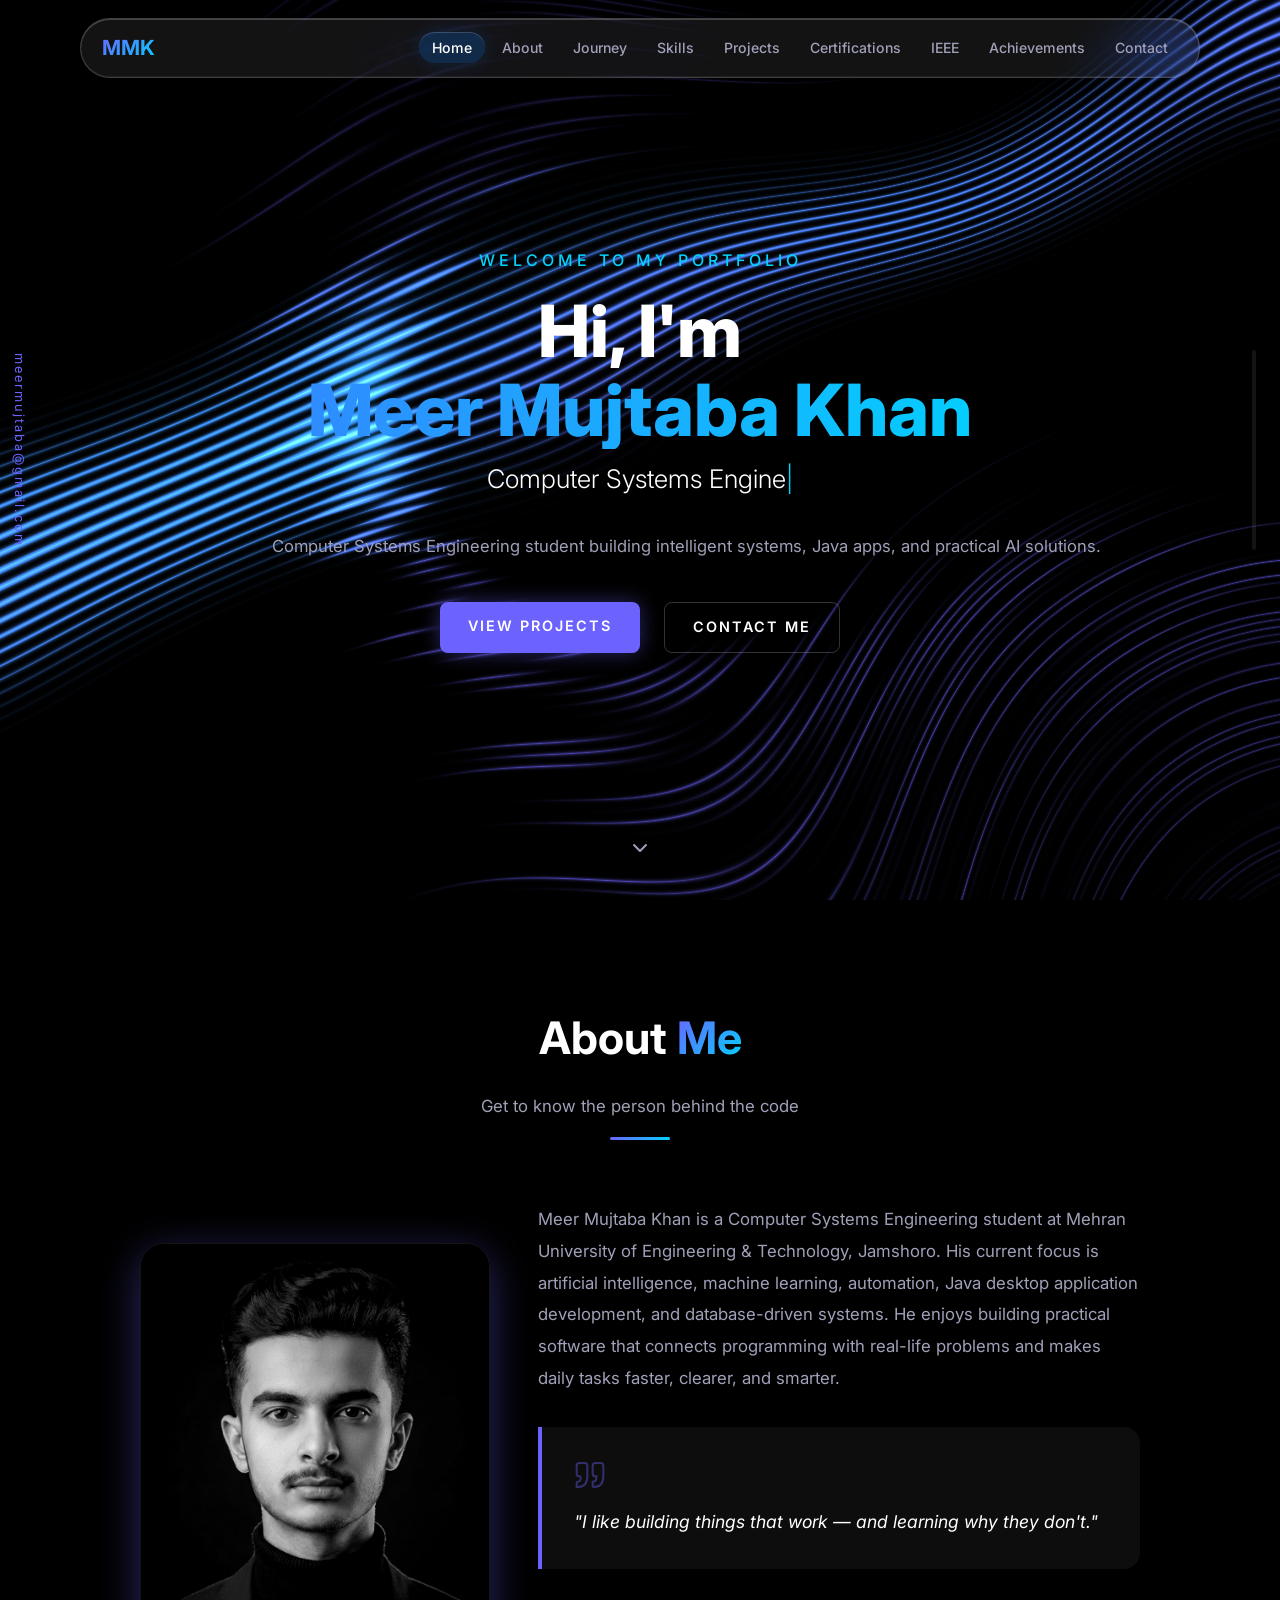
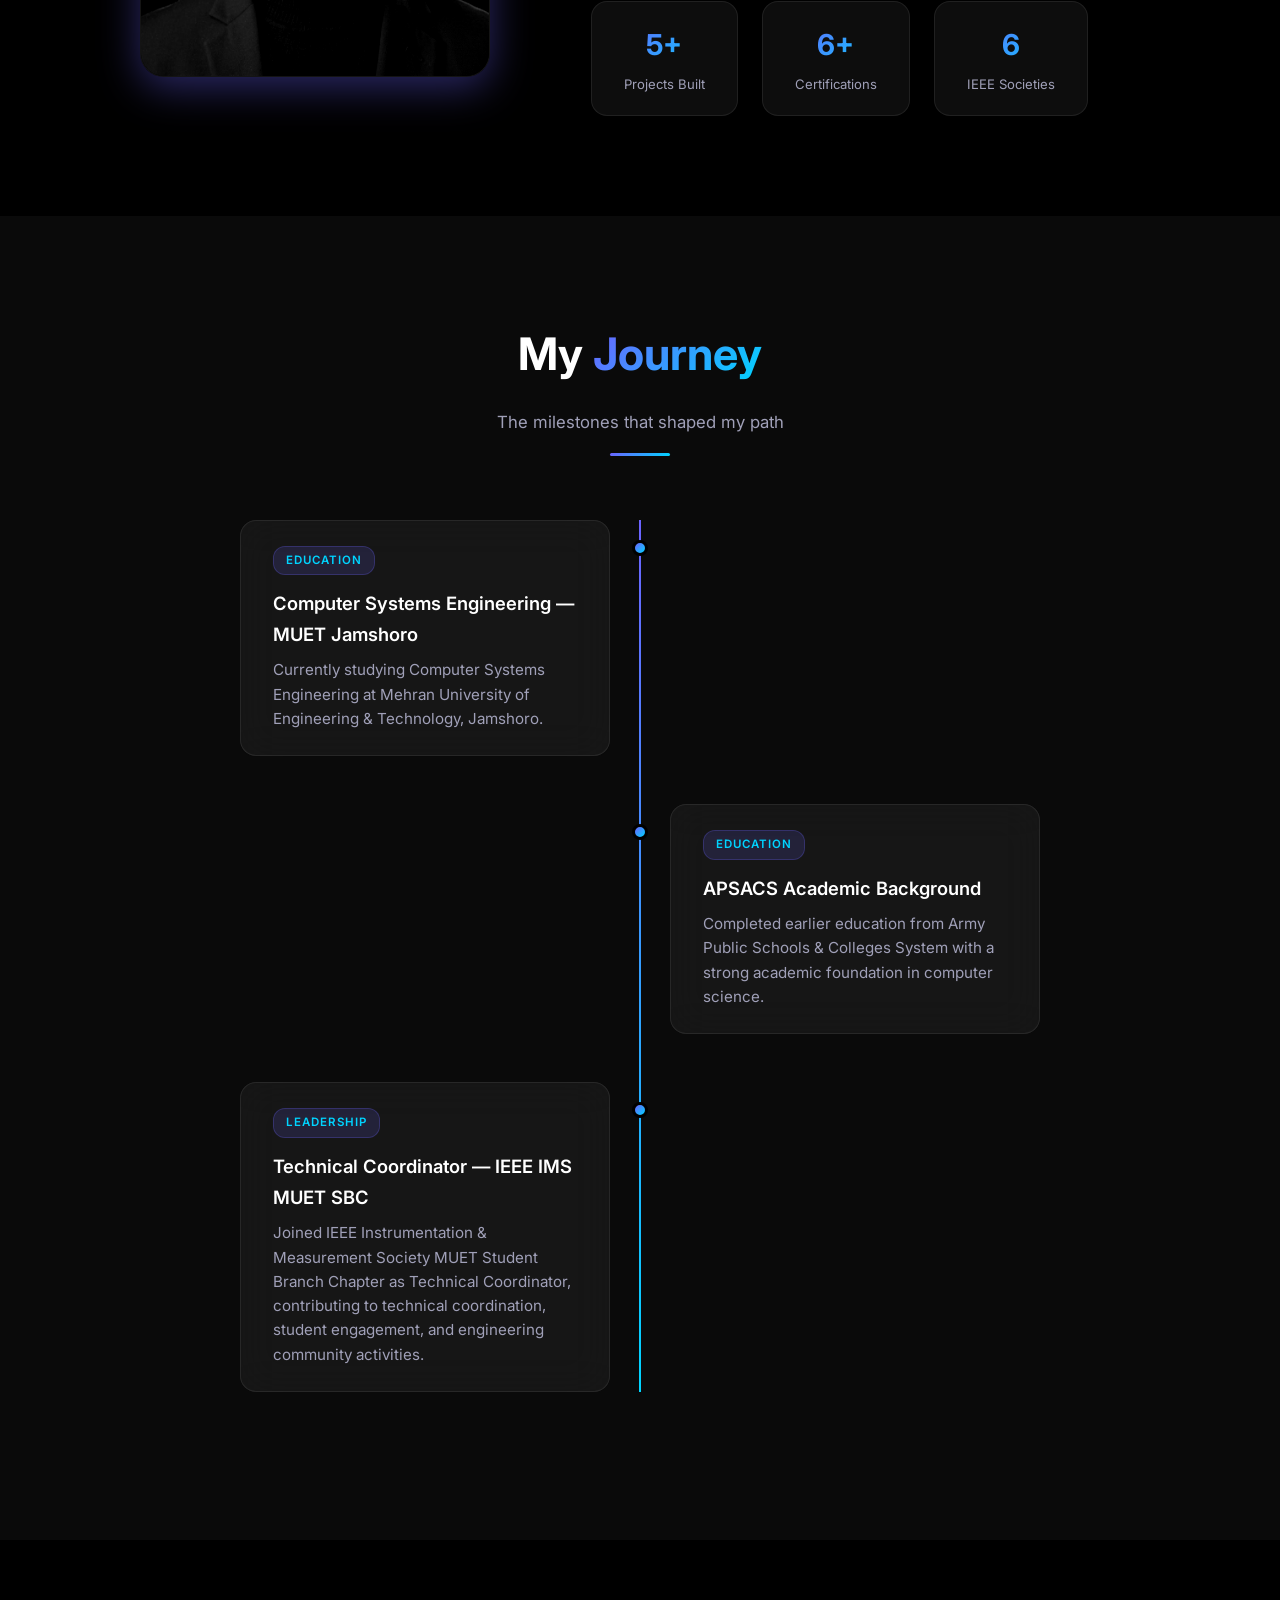
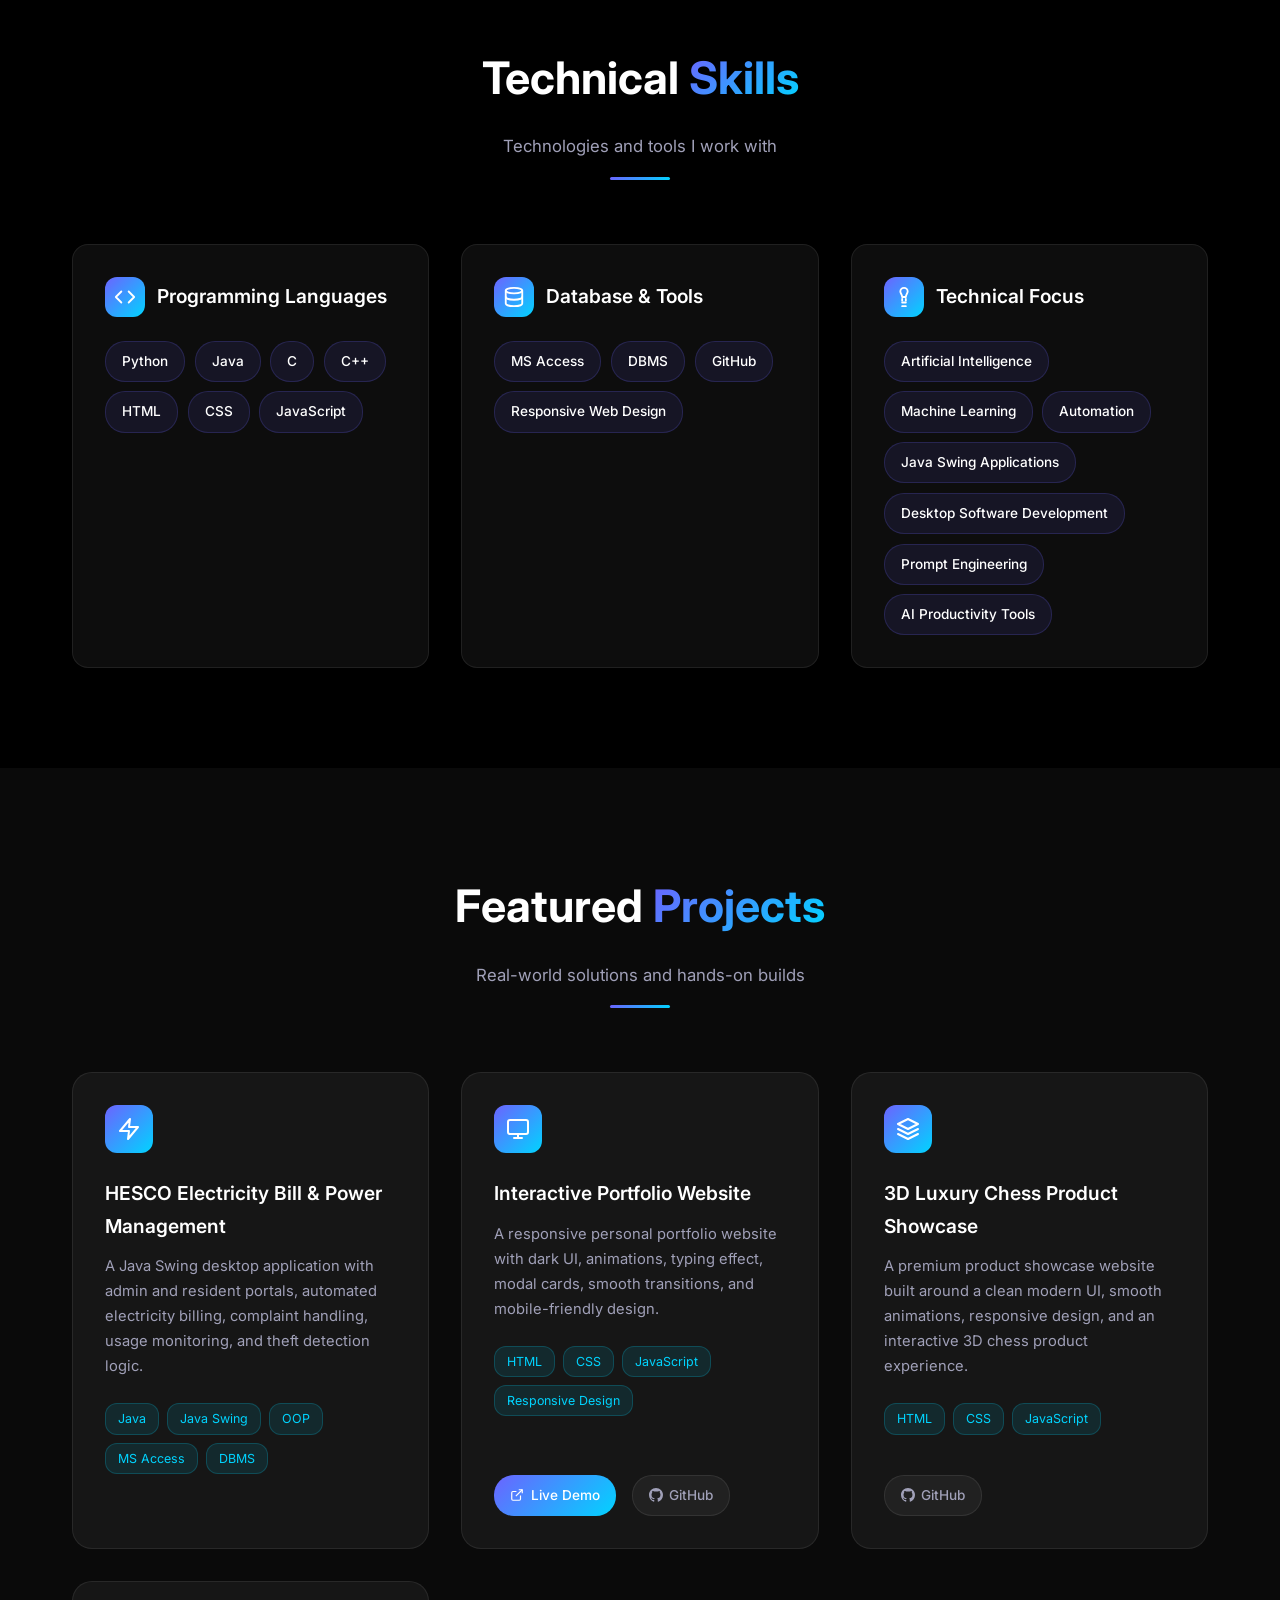
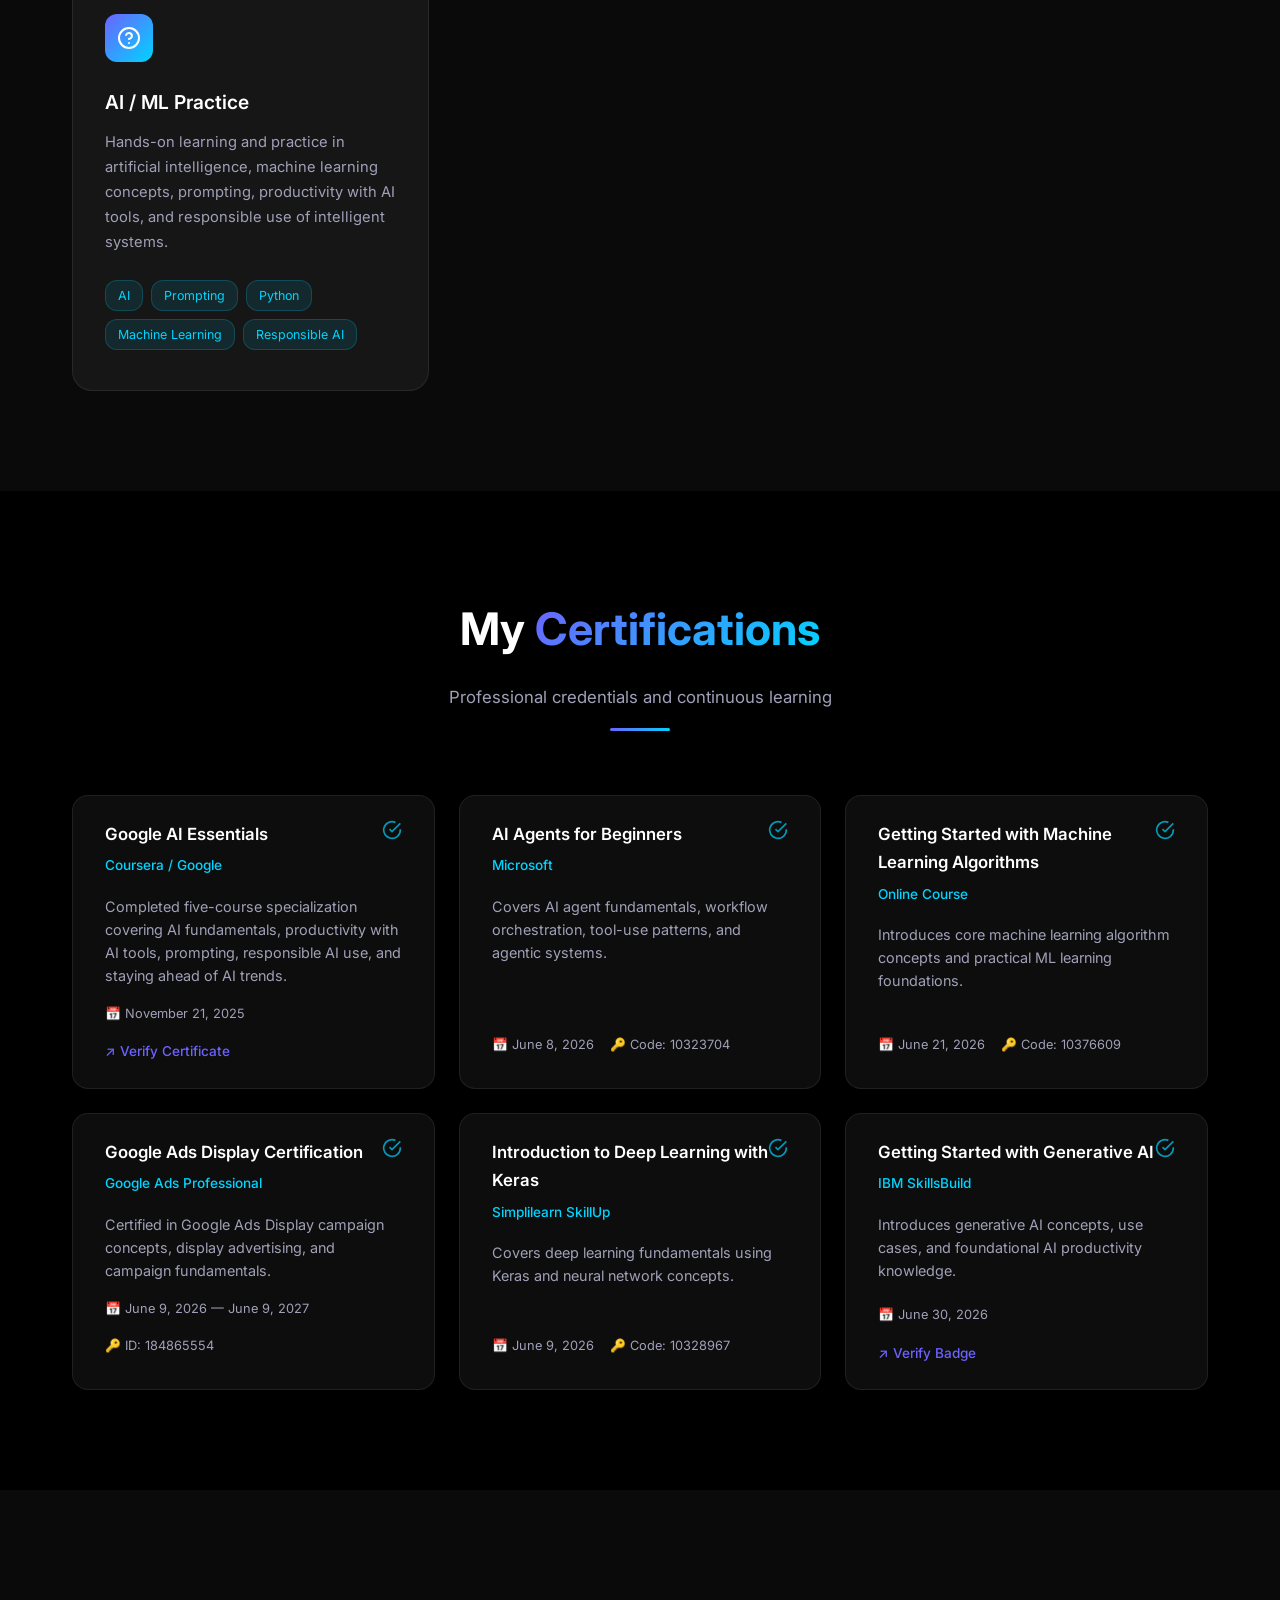
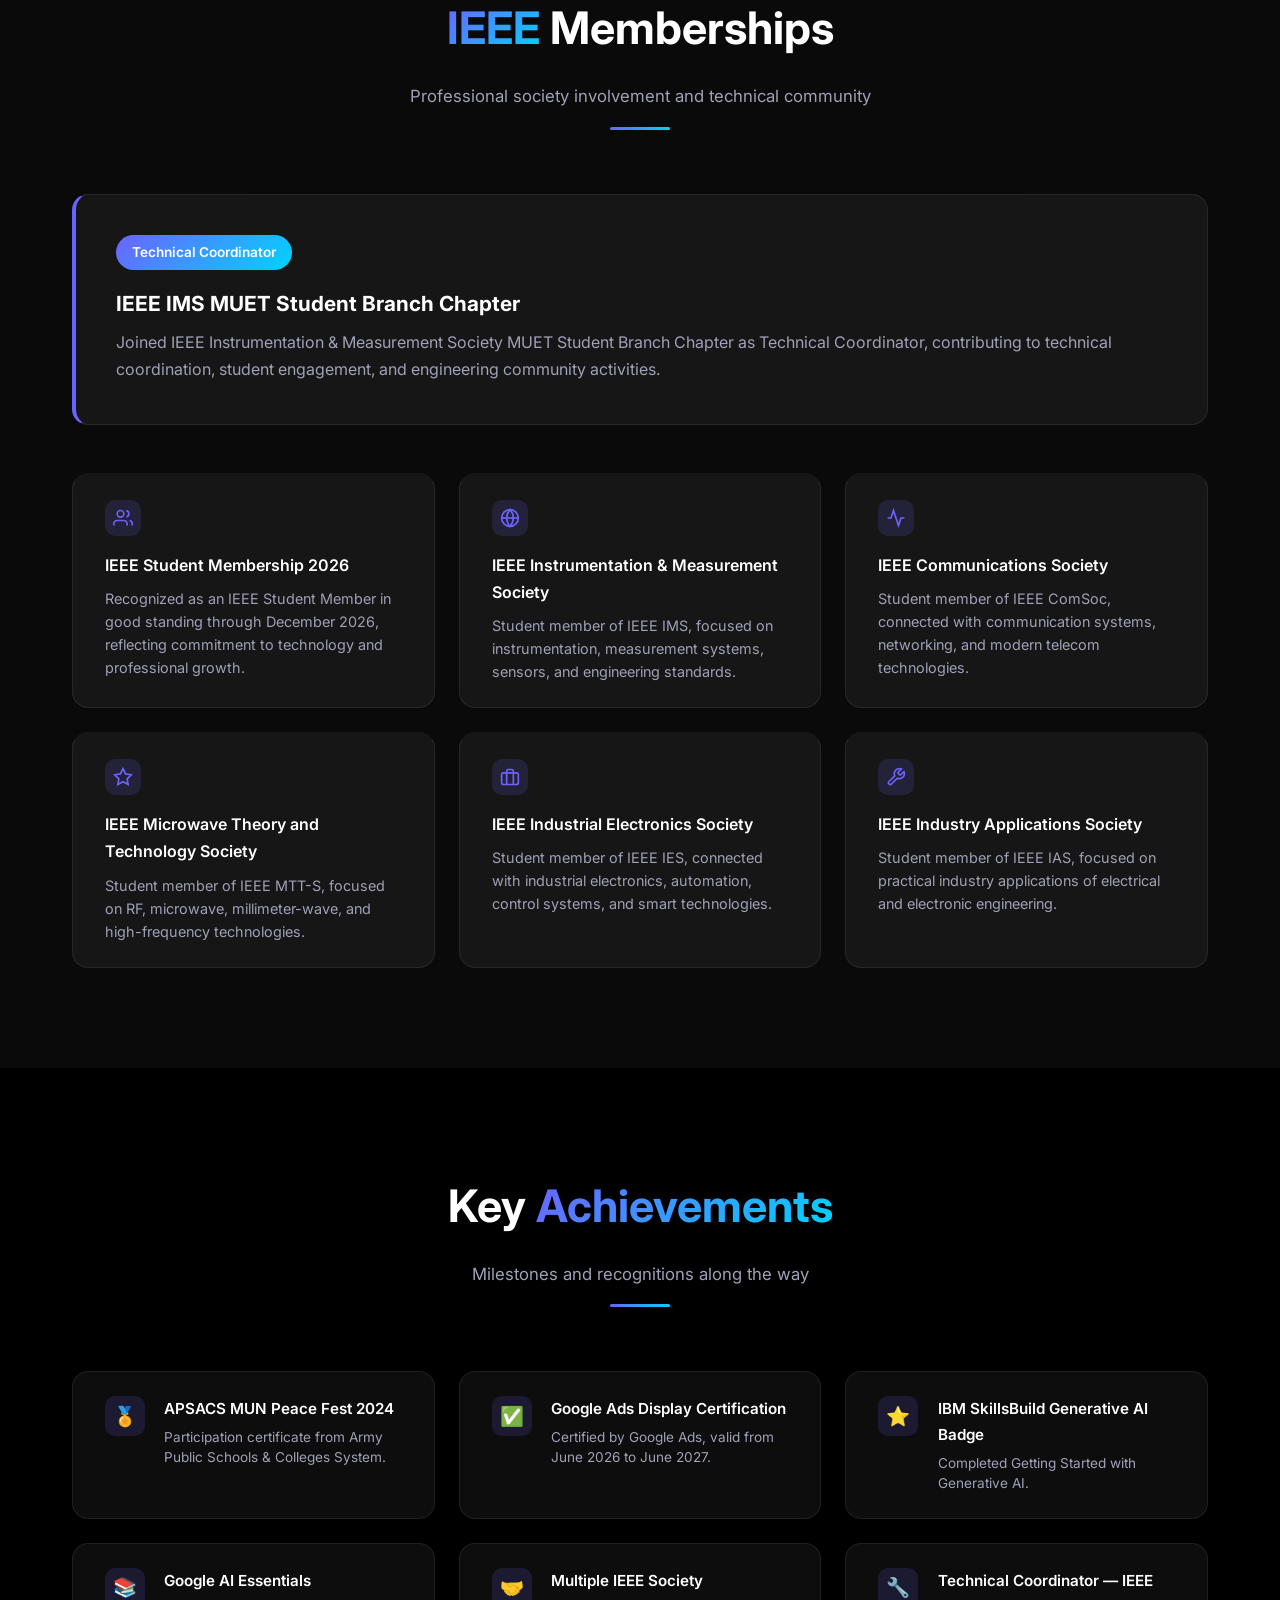
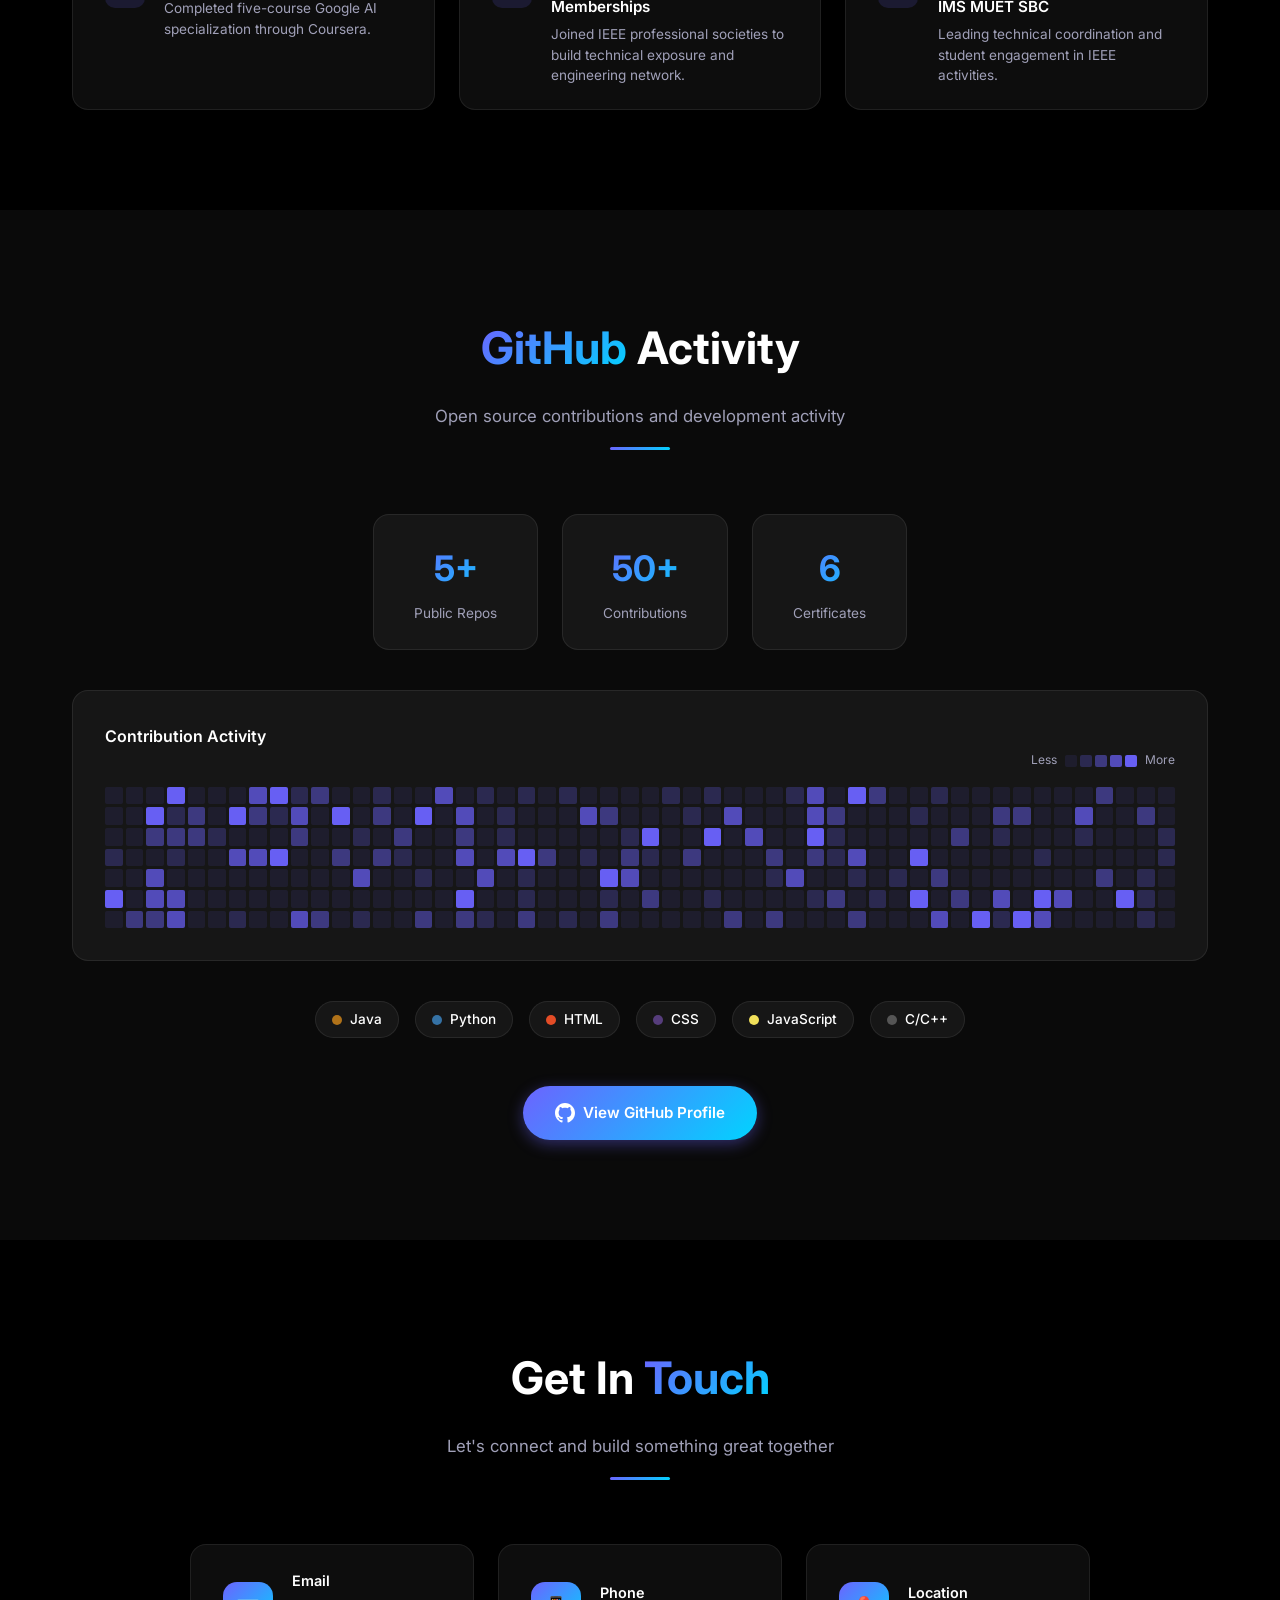
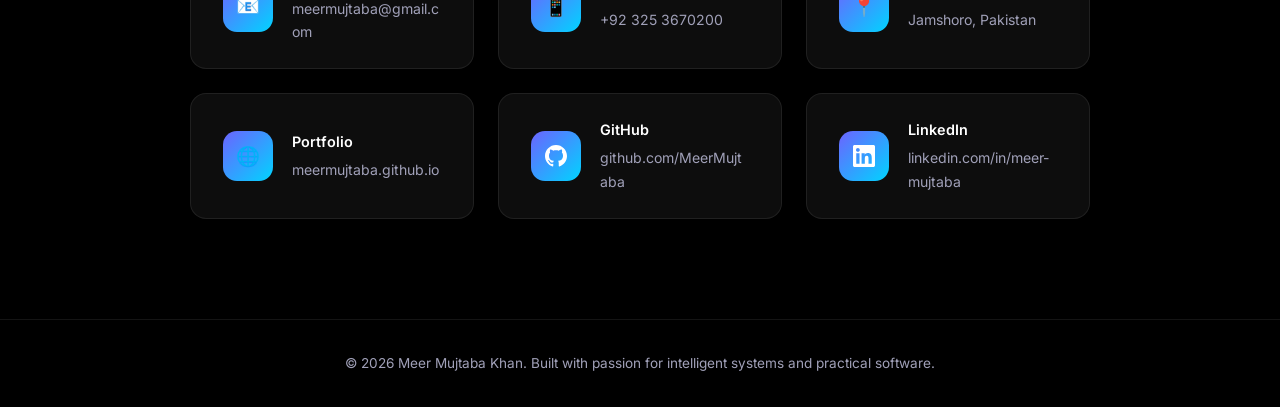
<file: index.html>
<!DOCTYPE html>
<html lang="en">
<head>
    <meta charset="UTF-8">
    <meta name="viewport" content="width=device-width, initial-scale=1.0">
    <meta name="description" content="Portfolio of Meer Mujtaba Khan, Computer Systems Engineering student at MUET, focused on AI, machine learning, Java desktop apps, automation, and practical software solutions.">
    <meta name="keywords" content="Meer Mujtaba Khan, Computer System Engineer, Portfolio, AI, Machine Learning, Java Developer, MUET">
    <meta name="author" content="Meer Mujtaba Khan">
    <title>Meer Mujtaba Khan — Computer System Engineer</title>
    <!-- ===== ADVANCED SEO & SOCIAL PREVIEW ===== -->
    <link rel="canonical" href="https://meermujtaba.github.io/Portfolio-Website/">
    <meta name="robots" content="index, follow">
    <meta name="theme-color" content="#05070d">

    <!-- Open Graph / LinkedIn / Facebook / WhatsApp -->
    <meta property="og:site_name" content="Meer Mujtaba Khan Portfolio">
    <meta property="og:title" content="Meer Mujtaba Khan — Computer System Engineer">
    <meta property="og:description" content="Portfolio of Meer Mujtaba Khan, Computer Systems Engineering student at MUET, focused on AI, machine learning, Java desktop apps, automation, and practical software solutions.">
    <meta property="og:type" content="website">
    <meta property="og:url" content="https://meermujtaba.github.io/Portfolio-Website/">
    <meta property="og:image" content="https://meermujtaba.github.io/Portfolio-Website/assets/og-image.jpg">
    <meta property="og:image:secure_url" content="https://meermujtaba.github.io/Portfolio-Website/assets/og-image.jpg">
    <meta property="og:image:alt" content="Meer Mujtaba Khan portfolio preview">
    <meta property="og:image:width" content="1200">
    <meta property="og:image:height" content="630">
    <meta property="og:locale" content="en_US">

    <!-- Twitter / X Card -->
    <meta name="twitter:card" content="summary_large_image">
    <meta name="twitter:title" content="Meer Mujtaba Khan — Computer System Engineer">
    <meta name="twitter:description" content="Portfolio of Meer Mujtaba Khan, Computer Systems Engineering student at MUET, focused on AI, machine learning, Java desktop apps, automation, and practical software solutions.">
    <meta name="twitter:image" content="https://meermujtaba.github.io/Portfolio-Website/assets/og-image.jpg">
    <meta name="twitter:image:alt" content="Meer Mujtaba Khan portfolio preview">

    <!-- Structured Data -->
    <script type="application/ld+json">
{
        "@context": "https://schema.org",
        "@type": "Person",
        "name": "Meer Mujtaba Khan",
        "jobTitle": "Computer Systems Engineering Student",
        "description": "Portfolio of Meer Mujtaba Khan, Computer Systems Engineering student at MUET, focused on AI, machine learning, Java desktop apps, automation, and practical software solutions.",
        "url": "https://meermujtaba.github.io/Portfolio-Website/",
        "image": "https://meermujtaba.github.io/Portfolio-Website/assets/profile.jpg",
        "affiliation": {
                "@type": "CollegeOrUniversity",
                "name": "Mehran University of Engineering & Technology, Jamshoro"
        },
        "knowsAbout": [
                "Artificial Intelligence",
                "Machine Learning",
                "Java",
                "Java Swing",
                "Python",
                "C++",
                "Database Management Systems",
                "Automation",
                "Prompt Engineering"
        ],
        "sameAs": [
                "https://github.com/MeerMujtaba",
                "https://www.linkedin.com/in/meer-mujtaba"
        ]
}
    </script>
    <!-- ===== END ADVANCED SEO & SOCIAL PREVIEW ===== -->


    <!-- Google Fonts -->
    <link rel="preconnect" href="https://fonts.googleapis.com">
    <link rel="preconnect" href="https://fonts.gstatic.com" crossorigin>
    <link href="https://fonts.googleapis.com/css2?family=Inter:wght@300;400;500;600;700;800&family=Special+Gothic+Expanded+One&display=swap" rel="stylesheet">

    <!-- Stylesheet -->
    <link rel="stylesheet" href="style.css">
</head>
<body>

    <!-- ===== LOADING SCREEN ===== -->
    <div id="loading">
        <div class="loading-text" id="name-loader">
            <span data-text="M">M</span>
            <span data-text="E">E</span>
            <span data-text="E">E</span>
            <span data-text="R">R</span>
        </div>
    </div>

    <!-- ===== SCROLL PROGRESS BAR ===== -->
    <div id="scroll-bar">
        <div id="scroll-indicator"></div>
    </div>

    <!-- ===== FIXED EMAIL SIDEBAR ===== -->
    <a href="mailto:meermujtaba@gmail.com" class="fixed-email">meermujtaba@gmail.com</a>

    <!-- ===== NAVBAR ===== -->
    <nav class="navbar" id="navbar">
        <div class="nav-container">
            <a href="#home" class="nav-brand">MMK</a>
            <ul class="nav-links" id="navLinks">
                <li><a href="#home" class="active">Home</a></li>
                <li><a href="#about">About</a></li>
                <li><a href="#journey">Journey</a></li>
                <li><a href="#skills">Skills</a></li>
                <li><a href="#projects">Projects</a></li>
                <li><a href="#certifications">Certifications</a></li>
                <li><a href="#ieee">IEEE</a></li>
                <li><a href="#achievements">Achievements</a></li>
                <li><a href="#contact">Contact</a></li>
            </ul>
            <button class="nav-toggle" id="navToggle" aria-label="Toggle navigation">
                <span></span>
                <span></span>
                <span></span>
            </button>
        </div>
    </nav>

    <!-- ===== HERO SECTION ===== -->
    <section id="home" class="hero-section">
        <!-- WebGL Line Waves Background -->
        <div id="line-waves-container" class="hero-bg"></div>

        <div class="hero-content">
            <p class="hero-greeting">Welcome to my portfolio</p>
            <h1 class="hero-name">Hi, I'm <span class="name-highlight" data-name="Meer Mujtaba Khan">Meer Mujtaba Khan</span></h1>
            <h2 class="hero-title">
                <span class="typing-text"></span><span class="cursor">|</span>
            </h2>
            <p class="hero-description hero-intro-line">
                Computer Systems Engineering student building intelligent systems, Java apps, and practical AI solutions.
            </p>
            <div class="hero-buttons">
                <a href="#projects" class="btn-primary">View Projects</a>
                <a href="#contact" class="btn-secondary">Contact Me</a>
            </div>
        </div>
        <div class="scroll-indicator">
            <div class="scroll-arrow">
                <svg width="24" height="24" viewBox="0 0 24 24" fill="none" stroke="currentColor" stroke-width="2" stroke-linecap="round" stroke-linejoin="round"><polyline points="6 9 12 15 18 9"/></svg>
            </div>
        </div>
    </section>

    <!-- ===== ABOUT SECTION ===== -->
    <section id="about" class="section">
        <div class="container">
            <div class="section-header reveal">
                <h2 class="section-title">About <span class="gradient-text">Me</span></h2>
                <p class="section-subtitle">Get to know the person behind the code</p>
                <div class="section-line"></div>
            </div>
            <div class="about-content reveal">
                <div class="about-image-wrapper">
                    <img src="assets/profile.jpg" alt="Meer Mujtaba Khan" class="about-profile-img">
                </div>
                <div class="about-text-container">
                    <div class="about-text">
                        <p>
                            Meer Mujtaba Khan is a Computer Systems Engineering student at Mehran University of Engineering &amp; Technology, Jamshoro. His current focus is artificial intelligence, machine learning, automation, Java desktop application development, and database-driven systems. He enjoys building practical software that connects programming with real-life problems and makes daily tasks faster, clearer, and smarter.
                        </p>
                    </div>
                    <blockquote class="about-quote">
                        <svg class="quote-icon" width="32" height="32" viewBox="0 0 24 24" fill="none" stroke="currentColor" stroke-width="1.5" opacity="0.4"><path d="M3 21c3 0 7-1 7-8V5c0-1.25-.756-2.017-2-2H4c-1.25 0-2 .75-2 1.972V11c0 1.25.75 2 2 2 1 0 1 0 1 1v1c0 1-1 2-2 2s-1 .008-1 1.031V21z"/><path d="M15 21c3 0 7-1 7-8V5c0-1.25-.757-2.017-2-2h-4c-1.25 0-2 .75-2 1.972V11c0 1.25.75 2 2 2h.75c0 2.25.25 4-2.75 4v3c0 1 0 1 1 1z"/></svg>
                        <p>"I like building things that work — and learning why they don't."</p>
                    </blockquote>
                    <div class="about-stats">
                        <div class="about-stat-card">
                            <span class="about-stat-number gradient-text">5+</span>
                            <span class="about-stat-label">Projects Built</span>
                        </div>
                        <div class="about-stat-card">
                            <span class="about-stat-number gradient-text">6+</span>
                            <span class="about-stat-label">Certifications</span>
                        </div>
                        <div class="about-stat-card">
                        <span class="about-stat-number gradient-text">6</span>
                        <span class="about-stat-label">IEEE Societies</span>
                    </div>
                </div>
            </div>
        </div>
    </section>

    <!-- ===== JOURNEY SECTION ===== -->
    <section id="journey" class="section section-alt">
        <div class="container">
            <div class="section-header reveal">
                <h2 class="section-title">My <span class="gradient-text">Journey</span></h2>
                <p class="section-subtitle">The milestones that shaped my path</p>
                <div class="section-line"></div>
            </div>
            <div class="timeline">
                <div class="timeline-item reveal">
                    <div class="timeline-dot"></div>
                    <div class="timeline-card">
                        <div class="timeline-badge">Education</div>
                        <h3>Computer Systems Engineering — MUET Jamshoro</h3>
                        <p>Currently studying Computer Systems Engineering at Mehran University of Engineering &amp; Technology, Jamshoro.</p>
                    </div>
                </div>
                <div class="timeline-item reveal">
                    <div class="timeline-dot"></div>
                    <div class="timeline-card">
                        <div class="timeline-badge">Education</div>
                        <h3>APSACS Academic Background</h3>
                        <p>Completed earlier education from Army Public Schools &amp; Colleges System with a strong academic foundation in computer science.</p>
                    </div>
                </div>
                <div class="timeline-item reveal">
                    <div class="timeline-dot"></div>
                    <div class="timeline-card">
                        <div class="timeline-badge">Leadership</div>
                        <h3>Technical Coordinator — IEEE IMS MUET SBC</h3>
                        <p>Joined IEEE Instrumentation &amp; Measurement Society MUET Student Branch Chapter as Technical Coordinator, contributing to technical coordination, student engagement, and engineering community activities.</p>
                    </div>
                </div>
            </div>
        </div>
    </section>

    <!-- ===== SKILLS SECTION ===== -->
    <section id="skills" class="section">
        <div class="container">
            <div class="section-header reveal">
                <h2 class="section-title">Technical <span class="gradient-text">Skills</span></h2>
                <p class="section-subtitle">Technologies and tools I work with</p>
                <div class="section-line"></div>
            </div>
            <div class="skills-grid">
                <div class="skill-category reveal">
                    <div class="skill-category-header">
                        <div class="skill-category-icon">
                            <svg width="22" height="22" viewBox="0 0 24 24" fill="none" stroke="white" stroke-width="2" stroke-linecap="round" stroke-linejoin="round"><polyline points="16 18 22 12 16 6"/><polyline points="8 6 2 12 8 18"/></svg>
                        </div>
                        <h3 class="skill-category-title">Programming Languages</h3>
                    </div>
                    <div class="skill-tags">
                        <span class="skill-tag">Python</span>
                        <span class="skill-tag">Java</span>
                        <span class="skill-tag">C</span>
                        <span class="skill-tag">C++</span>
                        <span class="skill-tag">HTML</span>
                        <span class="skill-tag">CSS</span>
                        <span class="skill-tag">JavaScript</span>
                    </div>
                </div>
                <div class="skill-category reveal">
                    <div class="skill-category-header">
                        <div class="skill-category-icon">
                            <svg width="22" height="22" viewBox="0 0 24 24" fill="none" stroke="white" stroke-width="2" stroke-linecap="round" stroke-linejoin="round"><ellipse cx="12" cy="5" rx="9" ry="3"/><path d="M21 12c0 1.66-4 3-9 3s-9-1.34-9-3"/><path d="M3 5v14c0 1.66 4 3 9 3s9-1.34 9-3V5"/></svg>
                        </div>
                        <h3 class="skill-category-title">Database &amp; Tools</h3>
                    </div>
                    <div class="skill-tags">
                        <span class="skill-tag">MS Access</span>
                        <span class="skill-tag">DBMS</span>
                        <span class="skill-tag">GitHub</span>
                        <span class="skill-tag">Responsive Web Design</span>
                    </div>
                </div>
                <div class="skill-category reveal">
                    <div class="skill-category-header">
                        <div class="skill-category-icon">
                            <svg width="22" height="22" viewBox="0 0 24 24" fill="none" stroke="white" stroke-width="2" stroke-linecap="round" stroke-linejoin="round"><path d="M12 2a4 4 0 0 0-4 4c0 2 2 3 2 6H14c0-3 2-4 2-6a4 4 0 0 0-4-4z"/><path d="M10 18h4"/><path d="M10 22h4"/><path d="M10 14v2"/><path d="M14 14v2"/></svg>
                        </div>
                        <h3 class="skill-category-title">Technical Focus</h3>
                    </div>
                    <div class="skill-tags">
                        <span class="skill-tag">Artificial Intelligence</span>
                        <span class="skill-tag">Machine Learning</span>
                        <span class="skill-tag">Automation</span>
                        <span class="skill-tag">Java Swing Applications</span>
                        <span class="skill-tag">Desktop Software Development</span>
                        <span class="skill-tag">Prompt Engineering</span>
                        <span class="skill-tag">AI Productivity Tools</span>
                    </div>
                </div>
            </div>
        </div>
    </section>

    <!-- ===== PROJECTS SECTION ===== -->
    <section id="projects" class="section section-alt">
        <div class="container">
            <div class="section-header reveal">
                <h2 class="section-title">Featured <span class="gradient-text">Projects</span></h2>
                <p class="section-subtitle">Real-world solutions and hands-on builds</p>
                <div class="section-line"></div>
            </div>
            <div class="projects-grid">
                <div class="project-card reveal">
                    <div class="project-card-header">
                        <div class="project-icon">
                            <svg width="24" height="24" viewBox="0 0 24 24" fill="none" stroke="white" stroke-width="2" stroke-linecap="round" stroke-linejoin="round"><path d="M13 2L3 14h9l-1 8 10-12h-9l1-8z"/></svg>
                        </div>
                        <h3>HESCO Electricity Bill &amp; Power Management</h3>
                        <p>A Java Swing desktop application with admin and resident portals, automated electricity billing, complaint handling, usage monitoring, and theft detection logic.</p>
                        <div class="project-tech">
                            <span>Java</span>
                            <span>Java Swing</span>
                            <span>OOP</span>
                            <span>MS Access</span>
                            <span>DBMS</span>
                        </div>
                    </div>
                </div>
                <div class="project-card reveal">
                    <div class="project-card-header">
                        <div class="project-icon">
                            <svg width="24" height="24" viewBox="0 0 24 24" fill="none" stroke="white" stroke-width="2" stroke-linecap="round" stroke-linejoin="round"><rect x="2" y="3" width="20" height="14" rx="2" ry="2"/><line x1="8" y1="21" x2="16" y2="21"/><line x1="12" y1="17" x2="12" y2="21"/></svg>
                        </div>
                        <h3>Interactive Portfolio Website</h3>
                        <p>A responsive personal portfolio website with dark UI, animations, typing effect, modal cards, smooth transitions, and mobile-friendly design.</p>
                        <div class="project-tech">
                            <span>HTML</span>
                            <span>CSS</span>
                            <span>JavaScript</span>
                            <span>Responsive Design</span>
                        </div>
                    </div>
                    <div class="project-links">
                        <a href="https://meermujtaba.github.io/Portfolio-Website/" target="_blank" rel="noopener noreferrer" class="project-link live">
                            <svg width="14" height="14" viewBox="0 0 24 24" fill="none" stroke="currentColor" stroke-width="2"><path d="M18 13v6a2 2 0 0 1-2 2H5a2 2 0 0 1-2-2V8a2 2 0 0 1 2-2h6"/><polyline points="15 3 21 3 21 9"/><line x1="10" y1="14" x2="21" y2="3"/></svg>
                            Live Demo
                        </a>
                        <a href="https://github.com/MeerMujtaba/Portfolio-Website" target="_blank" rel="noopener noreferrer" class="project-link github">
                            <svg width="14" height="14" viewBox="0 0 24 24" fill="currentColor"><path d="M12 0c-6.626 0-12 5.373-12 12 0 5.302 3.438 9.8 8.207 11.387.599.111.793-.261.793-.577v-2.234c-3.338.726-4.033-1.416-4.033-1.416-.546-1.387-1.333-1.756-1.333-1.756-1.089-.745.083-.729.083-.729 1.205.084 1.839 1.237 1.839 1.237 1.07 1.834 2.807 1.304 3.492.997.107-.775.418-1.305.762-1.604-2.665-.305-5.467-1.334-5.467-5.931 0-1.311.469-2.381 1.236-3.221-.124-.303-.535-1.524.117-3.176 0 0 1.008-.322 3.301 1.23.957-.266 1.983-.399 3.003-.404 1.02.005 2.047.138 3.006.404 2.291-1.552 3.297-1.23 3.297-1.23.653 1.653.242 2.874.118 3.176.77.84 1.235 1.911 1.235 3.221 0 4.609-2.807 5.624-5.479 5.921.43.372.823 1.102.823 2.222v3.293c0 .319.192.694.801.576 4.765-1.589 8.199-6.086 8.199-11.386 0-6.627-5.373-12-12-12z"/></svg>
                            GitHub
                        </a>
                    </div>
                </div>
                <div class="project-card reveal">
                    <div class="project-card-header">
                        <div class="project-icon">
                            <svg width="24" height="24" viewBox="0 0 24 24" fill="none" stroke="white" stroke-width="2" stroke-linecap="round" stroke-linejoin="round"><path d="M12 2L2 7l10 5 10-5-10-5z"/><path d="M2 17l10 5 10-5"/><path d="M2 12l10 5 10-5"/></svg>
                        </div>
                        <h3>3D Luxury Chess Product Showcase</h3>
                        <p>A premium product showcase website built around a clean modern UI, smooth animations, responsive design, and an interactive 3D chess product experience.</p>
                        <div class="project-tech">
                            <span>HTML</span>
                            <span>CSS</span>
                            <span>JavaScript</span>
                        </div>
                    </div>
                    <div class="project-links">
                        <a href="https://github.com/MeerMujtaba/3D-luxury-chess-product-showcase" target="_blank" rel="noopener noreferrer" class="project-link github">
                            <svg width="14" height="14" viewBox="0 0 24 24" fill="currentColor"><path d="M12 0c-6.626 0-12 5.373-12 12 0 5.302 3.438 9.8 8.207 11.387.599.111.793-.261.793-.577v-2.234c-3.338.726-4.033-1.416-4.033-1.416-.546-1.387-1.333-1.756-1.333-1.756-1.089-.745.083-.729.083-.729 1.205.084 1.839 1.237 1.839 1.237 1.07 1.834 2.807 1.304 3.492.997.107-.775.418-1.305.762-1.604-2.665-.305-5.467-1.334-5.467-5.931 0-1.311.469-2.381 1.236-3.221-.124-.303-.535-1.524.117-3.176 0 0 1.008-.322 3.301 1.23.957-.266 1.983-.399 3.003-.404 1.02.005 2.047.138 3.006.404 2.291-1.552 3.297-1.23 3.297-1.23.653 1.653.242 2.874.118 3.176.77.84 1.235 1.911 1.235 3.221 0 4.609-2.807 5.624-5.479 5.921.43.372.823 1.102.823 2.222v3.293c0 .319.192.694.801.576 4.765-1.589 8.199-6.086 8.199-11.386 0-6.627-5.373-12-12-12z"/></svg>
                            GitHub
                        </a>
                    </div>
                </div>
                <div class="project-card reveal">
                    <div class="project-card-header">
                        <div class="project-icon">
                            <svg width="24" height="24" viewBox="0 0 24 24" fill="none" stroke="white" stroke-width="2" stroke-linecap="round" stroke-linejoin="round"><circle cx="12" cy="12" r="10"/><path d="M9.09 9a3 3 0 0 1 5.83 1c0 2-3 3-3 3"/><line x1="12" y1="17" x2="12.01" y2="17"/></svg>
                        </div>
                        <h3>AI / ML Practice</h3>
                        <p>Hands-on learning and practice in artificial intelligence, machine learning concepts, prompting, productivity with AI tools, and responsible use of intelligent systems.</p>
                        <div class="project-tech">
                            <span>AI</span>
                            <span>Prompting</span>
                            <span>Python</span>
                            <span>Machine Learning</span>
                            <span>Responsible AI</span>
                        </div>
                    </div>
                </div>
            </div>
        </div>
    </section>

    <!-- ===== CERTIFICATIONS SECTION ===== -->
    <section id="certifications" class="section">
        <div class="container">
            <div class="section-header reveal">
                <h2 class="section-title">My <span class="gradient-text">Certifications</span></h2>
                <p class="section-subtitle">Professional credentials and continuous learning</p>
                <div class="section-line"></div>
            </div>
            <div class="cert-grid">
                <div class="cert-card reveal">
                    <div class="cert-card-header">
                        <div>
                            <h3 class="cert-name">Google AI Essentials</h3>
                            <span class="cert-issuer">Coursera / Google</span>
                        </div>
                        <div class="cert-badge">
                            <svg width="20" height="20" viewBox="0 0 24 24" fill="none" stroke="currentColor" stroke-width="2"><path d="M22 11.08V12a10 10 0 1 1-5.93-9.14"/><polyline points="22 4 12 14.01 9 11.01"/></svg>
                        </div>
                    </div>
                    <p class="cert-detail">Completed five-course specialization covering AI fundamentals, productivity with AI tools, prompting, responsible AI use, and staying ahead of AI trends.</p>
                    <div class="cert-meta">
                        <span>📅 November 21, 2025</span>
                    </div>
                    <a href="https://www.coursera.org/account/accomplishments/specialization/OGTFUTLJDSYV" target="_blank" rel="noopener noreferrer" class="cert-verify">↗ Verify Certificate</a>
                </div>
                <div class="cert-card reveal">
                    <div class="cert-card-header">
                        <div>
                            <h3 class="cert-name">AI Agents for Beginners</h3>
                            <span class="cert-issuer">Microsoft</span>
                        </div>
                        <div class="cert-badge">
                            <svg width="20" height="20" viewBox="0 0 24 24" fill="none" stroke="currentColor" stroke-width="2"><path d="M22 11.08V12a10 10 0 1 1-5.93-9.14"/><polyline points="22 4 12 14.01 9 11.01"/></svg>
                        </div>
                    </div>
                    <p class="cert-detail">Covers AI agent fundamentals, workflow orchestration, tool-use patterns, and agentic systems.</p>
                    <div class="cert-meta">
                        <span>📅 June 8, 2026</span>
                        <span>🔑 Code: 10323704</span>
                    </div>
                </div>
                <div class="cert-card reveal">
                    <div class="cert-card-header">
                        <div>
                            <h3 class="cert-name">Getting Started with Machine Learning Algorithms</h3>
                            <span class="cert-issuer">Online Course</span>
                        </div>
                        <div class="cert-badge">
                            <svg width="20" height="20" viewBox="0 0 24 24" fill="none" stroke="currentColor" stroke-width="2"><path d="M22 11.08V12a10 10 0 1 1-5.93-9.14"/><polyline points="22 4 12 14.01 9 11.01"/></svg>
                        </div>
                    </div>
                    <p class="cert-detail">Introduces core machine learning algorithm concepts and practical ML learning foundations.</p>
                    <div class="cert-meta">
                        <span>📅 June 21, 2026</span>
                        <span>🔑 Code: 10376609</span>
                    </div>
                </div>
                <div class="cert-card reveal">
                    <div class="cert-card-header">
                        <div>
                            <h3 class="cert-name">Google Ads Display Certification</h3>
                            <span class="cert-issuer">Google Ads Professional</span>
                        </div>
                        <div class="cert-badge">
                            <svg width="20" height="20" viewBox="0 0 24 24" fill="none" stroke="currentColor" stroke-width="2"><path d="M22 11.08V12a10 10 0 1 1-5.93-9.14"/><polyline points="22 4 12 14.01 9 11.01"/></svg>
                        </div>
                    </div>
                    <p class="cert-detail">Certified in Google Ads Display campaign concepts, display advertising, and campaign fundamentals.</p>
                    <div class="cert-meta">
                        <span>📅 June 9, 2026 — June 9, 2027</span>
                        <span>🔑 ID: 184865554</span>
                    </div>
                </div>
                <div class="cert-card reveal">
                    <div class="cert-card-header">
                        <div>
                            <h3 class="cert-name">Introduction to Deep Learning with Keras</h3>
                            <span class="cert-issuer">Simplilearn SkillUp</span>
                        </div>
                        <div class="cert-badge">
                            <svg width="20" height="20" viewBox="0 0 24 24" fill="none" stroke="currentColor" stroke-width="2"><path d="M22 11.08V12a10 10 0 1 1-5.93-9.14"/><polyline points="22 4 12 14.01 9 11.01"/></svg>
                        </div>
                    </div>
                    <p class="cert-detail">Covers deep learning fundamentals using Keras and neural network concepts.</p>
                    <div class="cert-meta">
                        <span>📅 June 9, 2026</span>
                        <span>🔑 Code: 10328967</span>
                    </div>
                </div>
                <div class="cert-card reveal">
                    <div class="cert-card-header">
                        <div>
                            <h3 class="cert-name">Getting Started with Generative AI</h3>
                            <span class="cert-issuer">IBM SkillsBuild</span>
                        </div>
                        <div class="cert-badge">
                            <svg width="20" height="20" viewBox="0 0 24 24" fill="none" stroke="currentColor" stroke-width="2"><path d="M22 11.08V12a10 10 0 1 1-5.93-9.14"/><polyline points="22 4 12 14.01 9 11.01"/></svg>
                        </div>
                    </div>
                    <p class="cert-detail">Introduces generative AI concepts, use cases, and foundational AI productivity knowledge.</p>
                    <div class="cert-meta">
                        <span>📅 June 30, 2026</span>
                    </div>
                    <a href="https://www.credly.com/go/YDExVRzL" target="_blank" rel="noopener noreferrer" class="cert-verify">↗ Verify Badge</a>
                </div>
            </div>
        </div>
    </section>

    <!-- ===== IEEE SECTION ===== -->
    <section id="ieee" class="section section-alt">
        <div class="container">
            <div class="section-header reveal">
                <h2 class="section-title"><span class="gradient-text">IEEE</span> Memberships</h2>
                <p class="section-subtitle">Professional society involvement and technical community</p>
                <div class="section-line"></div>
            </div>
            <div class="ieee-main reveal">
                <span class="ieee-role-badge">Technical Coordinator</span>
                <h3>IEEE IMS MUET Student Branch Chapter</h3>
                <p>Joined IEEE Instrumentation &amp; Measurement Society MUET Student Branch Chapter as Technical Coordinator, contributing to technical coordination, student engagement, and engineering community activities.</p>
            </div>
            <div class="ieee-grid">
                <div class="ieee-card reveal">
                    <div class="ieee-card-icon">
                        <svg width="20" height="20" viewBox="0 0 24 24" fill="none" stroke="currentColor" stroke-width="2"><path d="M17 21v-2a4 4 0 0 0-4-4H5a4 4 0 0 0-4 4v2"/><circle cx="9" cy="7" r="4"/><path d="M23 21v-2a4 4 0 0 0-3-3.87"/><path d="M16 3.13a4 4 0 0 1 0 7.75"/></svg>
                    </div>
                    <h4>IEEE Student Membership 2026</h4>
                    <p>Recognized as an IEEE Student Member in good standing through December 2026, reflecting commitment to technology and professional growth.</p>
                </div>
                <div class="ieee-card reveal">
                    <div class="ieee-card-icon">
                        <svg width="20" height="20" viewBox="0 0 24 24" fill="none" stroke="currentColor" stroke-width="2"><circle cx="12" cy="12" r="10"/><line x1="2" y1="12" x2="22" y2="12"/><path d="M12 2a15.3 15.3 0 0 1 4 10 15.3 15.3 0 0 1-4 10 15.3 15.3 0 0 1-4-10 15.3 15.3 0 0 1 4-10z"/></svg>
                    </div>
                    <h4>IEEE Instrumentation &amp; Measurement Society</h4>
                    <p>Student member of IEEE IMS, focused on instrumentation, measurement systems, sensors, and engineering standards.</p>
                </div>
                <div class="ieee-card reveal">
                    <div class="ieee-card-icon">
                        <svg width="20" height="20" viewBox="0 0 24 24" fill="none" stroke="currentColor" stroke-width="2"><path d="M22 12h-4l-3 9L9 3l-3 9H2"/></svg>
                    </div>
                    <h4>IEEE Communications Society</h4>
                    <p>Student member of IEEE ComSoc, connected with communication systems, networking, and modern telecom technologies.</p>
                </div>
                <div class="ieee-card reveal">
                    <div class="ieee-card-icon">
                        <svg width="20" height="20" viewBox="0 0 24 24" fill="none" stroke="currentColor" stroke-width="2"><polygon points="12 2 15.09 8.26 22 9.27 17 14.14 18.18 21.02 12 17.77 5.82 21.02 7 14.14 2 9.27 8.91 8.26 12 2"/></svg>
                    </div>
                    <h4>IEEE Microwave Theory and Technology Society</h4>
                    <p>Student member of IEEE MTT-S, focused on RF, microwave, millimeter-wave, and high-frequency technologies.</p>
                </div>
                <div class="ieee-card reveal">
                    <div class="ieee-card-icon">
                        <svg width="20" height="20" viewBox="0 0 24 24" fill="none" stroke="currentColor" stroke-width="2"><rect x="2" y="7" width="20" height="14" rx="2" ry="2"/><path d="M16 21V5a2 2 0 0 0-2-2h-4a2 2 0 0 0-2 2v16"/></svg>
                    </div>
                    <h4>IEEE Industrial Electronics Society</h4>
                    <p>Student member of IEEE IES, connected with industrial electronics, automation, control systems, and smart technologies.</p>
                </div>
                <div class="ieee-card reveal">
                    <div class="ieee-card-icon">
                        <svg width="20" height="20" viewBox="0 0 24 24" fill="none" stroke="currentColor" stroke-width="2"><path d="M14.7 6.3a1 1 0 0 0 0 1.4l1.6 1.6a1 1 0 0 0 1.4 0l3.77-3.77a6 6 0 0 1-7.94 7.94l-6.91 6.91a2.12 2.12 0 0 1-3-3l6.91-6.91a6 6 0 0 1 7.94-7.94l-3.76 3.76z"/></svg>
                    </div>
                    <h4>IEEE Industry Applications Society</h4>
                    <p>Student member of IEEE IAS, focused on practical industry applications of electrical and electronic engineering.</p>
                </div>
            </div>
        </div>
    </section>

    <!-- ===== ACHIEVEMENTS SECTION ===== -->
    <section id="achievements" class="section">
        <div class="container">
            <div class="section-header reveal">
                <h2 class="section-title">Key <span class="gradient-text">Achievements</span></h2>
                <p class="section-subtitle">Milestones and recognitions along the way</p>
                <div class="section-line"></div>
            </div>
            <div class="achievements-grid">
                <div class="achievement-card reveal">
                    <div class="achievement-icon">🏅</div>
                    <div>
                        <h4>APSACS MUN Peace Fest 2024</h4>
                        <p>Participation certificate from Army Public Schools &amp; Colleges System.</p>
                    </div>
                </div>
                <div class="achievement-card reveal">
                    <div class="achievement-icon">✅</div>
                    <div>
                        <h4>Google Ads Display Certification</h4>
                        <p>Certified by Google Ads, valid from June 2026 to June 2027.</p>
                    </div>
                </div>
                <div class="achievement-card reveal">
                    <div class="achievement-icon">⭐</div>
                    <div>
                        <h4>IBM SkillsBuild Generative AI Badge</h4>
                        <p>Completed Getting Started with Generative AI.</p>
                    </div>
                </div>
                <div class="achievement-card reveal">
                    <div class="achievement-icon">📚</div>
                    <div>
                        <h4>Google AI Essentials</h4>
                        <p>Completed five-course Google AI specialization through Coursera.</p>
                    </div>
                </div>
                <div class="achievement-card reveal">
                    <div class="achievement-icon">🤝</div>
                    <div>
                        <h4>Multiple IEEE Society Memberships</h4>
                        <p>Joined IEEE professional societies to build technical exposure and engineering network.</p>
                    </div>
                </div>
                <div class="achievement-card reveal">
                    <div class="achievement-icon">🔧</div>
                    <div>
                        <h4>Technical Coordinator — IEEE IMS MUET SBC</h4>
                        <p>Leading technical coordination and student engagement in IEEE activities.</p>
                    </div>
                </div>
            </div>
        </div>
    </section>

    <!-- ===== GITHUB SECTION ===== -->
    <section id="github" class="section section-alt">
        <div class="container">
            <div class="section-header reveal">
                <h2 class="section-title"><span class="gradient-text">GitHub</span> Activity</h2>
                <p class="section-subtitle">Open source contributions and development activity</p>
                <div class="section-line"></div>
            </div>
            <div class="github-content reveal">
                <div class="github-stats">
                    <div class="github-stat-card">
                        <div class="stat-value" data-count="5" data-suffix="+">0</div>
                        <div class="stat-label">Public Repos</div>
                    </div>
                    <div class="github-stat-card">
                        <div class="stat-value" data-count="50" data-suffix="+">0</div>
                        <div class="stat-label">Contributions</div>
                    </div>
                    <div class="github-stat-card">
                        <div class="stat-value" data-count="6">0</div>
                        <div class="stat-label">Certificates</div>
                    </div>
                </div>
                <div class="github-contributions">
                    <h3 class="github-contributions-title">Contribution Activity</h3>
                    <div class="contribution-legend">
                        <span>Less</span>
                        <div class="legend-cells">
                            <div class="contribution-cell level-0"></div>
                            <div class="contribution-cell level-1"></div>
                            <div class="contribution-cell level-2"></div>
                            <div class="contribution-cell level-3"></div>
                            <div class="contribution-cell level-4"></div>
                        </div>
                        <span>More</span>
                    </div>
                    <div class="contribution-grid" id="contributionGrid"></div>
                </div>
                <div class="github-languages">
                    <div class="lang-badge"><span class="lang-dot" style="background:#b07219;"></span>Java</div>
                    <div class="lang-badge"><span class="lang-dot" style="background:#3572A5;"></span>Python</div>
                    <div class="lang-badge"><span class="lang-dot" style="background:#e34c26;"></span>HTML</div>
                    <div class="lang-badge"><span class="lang-dot" style="background:#563d7c;"></span>CSS</div>
                    <div class="lang-badge"><span class="lang-dot" style="background:#f1e05a;"></span>JavaScript</div>
                    <div class="lang-badge"><span class="lang-dot" style="background:#555555;"></span>C/C++</div>
                </div>
                <a href="https://github.com/MeerMujtaba" target="_blank" rel="noopener noreferrer" class="github-profile-link">
                    <svg width="20" height="20" viewBox="0 0 24 24" fill="currentColor"><path d="M12 0c-6.626 0-12 5.373-12 12 0 5.302 3.438 9.8 8.207 11.387.599.111.793-.261.793-.577v-2.234c-3.338.726-4.033-1.416-4.033-1.416-.546-1.387-1.333-1.756-1.333-1.756-1.089-.745.083-.729.083-.729 1.205.084 1.839 1.237 1.839 1.237 1.07 1.834 2.807 1.304 3.492.997.107-.775.418-1.305.762-1.604-2.665-.305-5.467-1.334-5.467-5.931 0-1.311.469-2.381 1.236-3.221-.124-.303-.535-1.524.117-3.176 0 0 1.008-.322 3.301 1.23.957-.266 1.983-.399 3.003-.404 1.02.005 2.047.138 3.006.404 2.291-1.552 3.297-1.23 3.297-1.23.653 1.653.242 2.874.118 3.176.77.84 1.235 1.911 1.235 3.221 0 4.609-2.807 5.624-5.479 5.921.43.372.823 1.102.823 2.222v3.293c0 .319.192.694.801.576 4.765-1.589 8.199-6.086 8.199-11.386 0-6.627-5.373-12-12-12z"/></svg>
                    View GitHub Profile
                </a>
            </div>
        </div>
    </section>

    <!-- ===== CONTACT SECTION ===== -->
    <section id="contact" class="section">
        <div class="container">
            <div class="section-header reveal">
                <h2 class="section-title">Get In <span class="gradient-text">Touch</span></h2>
                <p class="section-subtitle">Let's connect and build something great together</p>
                <div class="section-line"></div>
            </div>
            <div class="contact-grid">
                <a href="mailto:meermujtaba@gmail.com" class="contact-card reveal">
                    <div class="contact-icon">📧</div>
                    <div>
                        <h4>Email</h4>
                        <p>meermujtaba@gmail.com</p>
                    </div>
                </a>
                <a href="tel:+923253670200" class="contact-card reveal">
                    <div class="contact-icon">📱</div>
                    <div>
                        <h4>Phone</h4>
                        <p>+92 325 3670200</p>
                    </div>
                </a>
                <div class="contact-card reveal">
                    <div class="contact-icon">📍</div>
                    <div>
                        <h4>Location</h4>
                        <p>Jamshoro, Pakistan</p>
                    </div>
                </div>
                <a href="https://meermujtaba.github.io/Portfolio-Website/" target="_blank" rel="noopener noreferrer" class="contact-card reveal">
                    <div class="contact-icon">🌐</div>
                    <div>
                        <h4>Portfolio</h4>
                        <p>meermujtaba.github.io</p>
                    </div>
                </a>
                <a href="https://github.com/MeerMujtaba" target="_blank" rel="noopener noreferrer" class="contact-card reveal">
                    <div class="contact-icon">
                        <svg width="22" height="22" viewBox="0 0 24 24" fill="white"><path d="M12 0c-6.626 0-12 5.373-12 12 0 5.302 3.438 9.8 8.207 11.387.599.111.793-.261.793-.577v-2.234c-3.338.726-4.033-1.416-4.033-1.416-.546-1.387-1.333-1.756-1.333-1.756-1.089-.745.083-.729.083-.729 1.205.084 1.839 1.237 1.839 1.237 1.07 1.834 2.807 1.304 3.492.997.107-.775.418-1.305.762-1.604-2.665-.305-5.467-1.334-5.467-5.931 0-1.311.469-2.381 1.236-3.221-.124-.303-.535-1.524.117-3.176 0 0 1.008-.322 3.301 1.23.957-.266 1.983-.399 3.003-.404 1.02.005 2.047.138 3.006.404 2.291-1.552 3.297-1.23 3.297-1.23.653 1.653.242 2.874.118 3.176.77.84 1.235 1.911 1.235 3.221 0 4.609-2.807 5.624-5.479 5.921.43.372.823 1.102.823 2.222v3.293c0 .319.192.694.801.576 4.765-1.589 8.199-6.086 8.199-11.386 0-6.627-5.373-12-12-12z"/></svg>
                    </div>
                    <div>
                        <h4>GitHub</h4>
                        <p>github.com/MeerMujtaba</p>
                    </div>
                </a>
                <a href="https://www.linkedin.com/in/meer-mujtaba" target="_blank" rel="noopener noreferrer" class="contact-card reveal">
                    <div class="contact-icon">
                        <svg width="22" height="22" viewBox="0 0 24 24" fill="white"><path d="M20.447 20.452h-3.554v-5.569c0-1.328-.027-3.037-1.852-3.037-1.853 0-2.136 1.445-2.136 2.939v5.667H9.351V9h3.414v1.561h.046c.477-.9 1.637-1.85 3.37-1.85 3.601 0 4.267 2.37 4.267 5.455v6.286zM5.337 7.433c-1.144 0-2.063-.926-2.063-2.065 0-1.138.92-2.063 2.063-2.063 1.14 0 2.064.925 2.064 2.063 0 1.139-.925 2.065-2.064 2.065zm1.782 13.019H3.555V9h3.564v11.452zM22.225 0H1.771C.792 0 0 .774 0 1.729v20.542C0 23.227.792 24 1.771 24h20.451C23.2 24 24 23.227 24 22.271V1.729C24 .774 23.2 0 22.222 0h.003z"/></svg>
                    </div>
                    <div>
                        <h4>LinkedIn</h4>
                        <p>linkedin.com/in/meer-mujtaba</p>
                    </div>
                </a>
            </div>
        </div>
    </section>

    <!-- ===== FOOTER ===== -->
    <footer class="footer">
        <div class="container">
            <p>&copy; 2026 Meer Mujtaba Khan. Built with passion for intelligent systems and practical software.</p>
        </div>
    </footer>

    <!-- Back to Top Button -->
    <button class="back-to-top" id="backToTop" aria-label="Back to top">
        <svg width="20" height="20" viewBox="0 0 24 24" fill="none" stroke="currentColor" stroke-width="2.5" stroke-linecap="round" stroke-linejoin="round"><polyline points="18 15 12 9 6 15"/></svg>
    </button>

    <!-- JavaScript -->
    <script src="script.js"></script>
</body>
</html>
</file>
<file: style.css>
@import url('https://fonts.googleapis.com/css2?family=Inter:wght@300;400;500;600;700;800&display=swap');
@import url('https://fonts.googleapis.com/css2?family=Special+Gothic+Expanded+One&display=swap');

:root {
  --bg-primary: #000000;
  --bg-secondary: #0a0a0a;
  --bg-card: rgba(255, 255, 255, 0.03);
  --glass-bg: rgba(255, 255, 255, 0.05);
  --glass-border: rgba(255, 255, 255, 0.08);
  --text-primary: #ffffff;
  --text-secondary: #a0a0b8;
  --accent: #6C63FF;
  --accent-secondary: #00D4FF;
  --accent-glow: rgba(108, 99, 255, 0.4);
  --accent-gradient: linear-gradient(135deg, #6C63FF, #00D4FF);
  --green-accent: #1DCD9F;
  --border-radius: 16px;
  --transition: all 0.4s cubic-bezier(0.4, 0, 0.2, 1);
}

/* ==========================================================================
   1. GLOBAL RESET & BASE
   ========================================================================== */
*, *::before, *::after {
  box-sizing: border-box;
  margin: 0;
  padding: 0;
}

html {
  scroll-behavior: smooth;
  scroll-padding-top: 80px;
}

body {
  font-family: 'Inter', sans-serif;
  background-color: var(--bg-primary);
  color: var(--text-secondary);
  line-height: 1.7;
  overflow-x: hidden;
  /* Hide scrollbar for Firefox and IE */
  scrollbar-width: none;
  -ms-overflow-style: none;
}

/* Hide scrollbar for Chrome, Safari, Opera */
::-webkit-scrollbar {
  display: none;
}

::selection {
  background: var(--accent);
  color: #ffffff;
}

.gradient-text {
  background: var(--accent-gradient);
  -webkit-background-clip: text;
  background-clip: text;
  -webkit-text-fill-color: transparent;
}

/* ==========================================================================
   2. LOADING SCREEN
   ========================================================================== */
#loading {
  position: fixed;
  inset: 0;
  background: #000000;
  display: flex;
  align-items: center;
  justify-content: center;
  z-index: 9999;
  transition: opacity 0.8s ease;
}

.loading-text span {
  font-family: 'Special Gothic Expanded One', sans-serif;
  font-size: clamp(3rem, 10vw, 7rem);
  color: rgba(255, 255, 255, 0.1);
  position: relative;
  display: inline-block;
  opacity: 0;
  transition: color 0.2s ease;
}

.loading-text span::after {
  content: attr(data-text);
  position: absolute;
  top: 0;
  left: 0;
  color: var(--accent);
  opacity: 0;
  transition: opacity 0.2s ease;
  filter: drop-shadow(0 0 15px var(--accent));
}

.loading-text span.glow::after {
  opacity: 1;
}

/* ==========================================================================
   3. SCROLL PROGRESS BAR
   ========================================================================== */
#scroll-bar {
  position: fixed;
  right: 1.5rem;
  top: 50%;
  transform: translateY(-50%);
  height: 200px;
  width: 4px;
  background: rgba(255, 255, 255, 0.08);
  border-radius: 4px;
  z-index: 50;
}

#scroll-indicator {
  background: var(--accent-gradient);
  height: 0;
  width: 100%;
  border-radius: 4px;
  transition: height 0.1s ease-out;
  box-shadow: 0 0 10px var(--accent-glow);
}

/* ==========================================================================
   4. NAVBAR
   ========================================================================== */
.navbar {
  position: fixed;
  top: 0;
  width: 100%;
  z-index: 1000;
  background: rgba(0, 0, 0, 0.7);
  backdrop-filter: blur(20px);
  -webkit-backdrop-filter: blur(20px);
  border-bottom: 1px solid rgba(255, 255, 255, 0.05);
  transition: var(--transition);
}

.navbar.scrolled {
  background: rgba(0, 0, 0, 0.9);
  box-shadow: 0 4px 30px rgba(0, 0, 0, 0.5);
}

.nav-container {
  max-width: 1200px;
  margin: 0 auto;
  padding: 0 2rem;
  display: flex;
  align-items: center;
  justify-content: space-between;
  height: 70px;
}

.nav-brand {
  font-weight: 700;
  font-size: 1.3rem;
  color: var(--text-primary);
  text-decoration: none;
  background: var(--accent-gradient);
  -webkit-background-clip: text;
  background-clip: text;
  -webkit-text-fill-color: transparent;
}

.nav-links {
  display: flex;
  gap: 6px;
  list-style: none;
}

.nav-links a {
  padding: 8px 16px;
  color: var(--text-secondary);
  border-radius: 8px;
  font-size: 0.88rem;
  font-weight: 500;
  text-decoration: none;
  transition: var(--transition);
}

.nav-links a:hover {
  color: var(--text-primary);
  background: rgba(255, 255, 255, 0.06);
}

.nav-links a.active {
  color: var(--text-primary);
  background: rgba(108, 99, 255, 0.15);
}

.nav-toggle {
  display: none;
  flex-direction: column;
  justify-content: space-between;
  width: 24px;
  height: 18px;
  background: transparent;
  border: none;
  cursor: pointer;
  z-index: 1001;
}

.nav-toggle span {
  display: block;
  width: 100%;
  height: 2px;
  background: var(--text-primary);
  border-radius: 2px;
  transition: var(--transition);
}

.nav-toggle.active span:nth-child(1) {
  transform: translateY(8px) rotate(45deg);
}

.nav-toggle.active span:nth-child(2) {
  opacity: 0;
}

.nav-toggle.active span:nth-child(3) {
  transform: translateY(-8px) rotate(-45deg);
}

/* ==========================================================================
   5. HERO SECTION
   ========================================================================== */
.hero-section {
  min-height: 100vh;
  display: flex;
  align-items: center;
  justify-content: center;
  position: relative;
  overflow: hidden;
  background: var(--bg-primary);
}

.hero-bg {
  position: absolute;
  top: 0;
  left: 0;
  width: 100%;
  height: 100%;
  z-index: 0;
}

.hero-content {
  position: relative;
  z-index: 2;
  text-align: center;
  max-width: 800px;
  padding: 0 2rem;
  pointer-events: none; /* Let canvas get mouse events */
}

.hero-content > * {
  pointer-events: auto; /* Re-enable for content */
}

.hero-greeting {
  font-size: 1rem;
  text-transform: uppercase;
  letter-spacing: 4px;
  color: var(--accent-secondary);
  margin-bottom: 1rem;
  font-weight: 500;
}

.hero-name {
  font-size: clamp(2.5rem, 6vw, 4.5rem);
  font-weight: 800;
  line-height: 1.1;
  margin-bottom: 0.5rem;
  color: var(--text-primary);
}

.name-highlight {
  position: relative;
  display: inline-block;
  isolation: isolate;
  background: linear-gradient(90deg, #2f8cff, #00d4ff, #2f8cff);
  background-size: 220% auto;
  -webkit-background-clip: text;
  background-clip: text;
  -webkit-text-fill-color: transparent;
  transition: transform 0.35s ease, filter 0.35s ease, text-shadow 0.35s ease, background-position 0.6s ease;
  cursor: pointer;
}

.name-highlight::after {
  content: attr(data-name);
  position: absolute;
  inset: 0;
  z-index: -1;
  color: #2f8cff;
  -webkit-text-fill-color: #2f8cff;
  opacity: 0;
  filter: blur(10px);
  transform: scale(1.01);
  transition: opacity 0.35s ease, filter 0.35s ease;
  pointer-events: none;
}

.name-highlight:hover {
  background-position: 100% center;
  transform: translateY(-1px) scale(1.01);
  text-shadow:
    0 0 5px rgba(47, 140, 255, 0.65),
    0 0 14px rgba(0, 212, 255, 0.45),
    0 0 26px rgba(47, 140, 255, 0.32);
  filter:
    drop-shadow(0 0 5px rgba(47, 140, 255, 0.55))
    drop-shadow(0 0 16px rgba(0, 212, 255, 0.3));
}

.name-highlight:hover::after {
  opacity: 0.45;
}

.hero-title {
  font-size: clamp(1.2rem, 3vw, 1.6rem);
  color: var(--text-secondary);
  font-weight: 300;
  margin-bottom: 1.5rem;
  min-height: 2em;
}

.typing-text {
  color: var(--text-primary);
}

.cursor {
  display: inline-block;
  color: var(--accent-secondary);
  animation: blink 0.8s step-end infinite;
}

@keyframes blink {
  0%, 100% { opacity: 1; }
  50% { opacity: 0; }
}

.hero-description {
  font-size: clamp(0.95rem, 1.3vw, 1.08rem);
  max-width: 900px;
  margin: 0 auto 2.5rem;
  line-height: 1.8;
}

.hero-intro-line {
  white-space: nowrap;
}

.hero-buttons {
  display: flex;
  gap: 1.5rem;
  justify-content: center;
  flex-wrap: wrap;
}

.btn-primary {
  padding: 12px 28px;
  border: none;
  font-size: 0.9rem;
  color: #ffffff;
  border-radius: 8px;
  letter-spacing: 2px;
  font-weight: 600;
  text-transform: uppercase;
  background: var(--accent);
  box-shadow: 0 0 20px var(--accent-glow);
  text-decoration: none;
  transition: 0.5s;
  transition-property: box-shadow, transform;
}

.btn-primary:hover {
  transform: translateY(-2px);
  box-shadow: 0 0 5px var(--accent),
              0 0 25px var(--accent),
              0 0 50px var(--accent),
              0 0 100px var(--accent);
}

.btn-secondary {
  padding: 12px 28px;
  border: 1px solid rgba(255, 255, 255, 0.2);
  background: transparent;
  font-size: 0.9rem;
  color: #ffffff;
  border-radius: 8px;
  letter-spacing: 2px;
  font-weight: 600;
  text-transform: uppercase;
  text-decoration: none;
  transition: var(--transition);
}

.btn-secondary:hover {
  border-color: var(--accent);
  box-shadow: 0 0 15px var(--accent-glow);
  transform: translateY(-2px);
}

.scroll-indicator {
  position: absolute;
  bottom: 2rem;
  left: 50%;
  transform: translateX(-50%);
  animation: bounce 2s infinite;
  z-index: 2;
}

.scroll-arrow {
  color: var(--text-secondary);
}

@keyframes bounce {
  0%, 20%, 50%, 80%, 100% { transform: translateY(0); }
  40% { transform: translateY(-10px); }
  60% { transform: translateY(-5px); }
}

/* ==========================================================================
   6. SECTION BASE
   ========================================================================== */
.section {
  padding: 100px 0;
  position: relative;
}

.section-alt {
  background: var(--bg-secondary);
}

.container {
  max-width: 1200px;
  margin: 0 auto;
  padding: 0 2rem;
}

.section-header {
  text-align: center;
  margin-bottom: 4rem;
}

.section-title {
  font-size: clamp(2rem, 4vw, 2.8rem);
  font-weight: 700;
  color: var(--text-primary);
  margin-bottom: 1rem;
}

.section-subtitle {
  font-size: 1.05rem;
  color: var(--text-secondary);
  max-width: 600px;
  margin: 0 auto;
}

.section-line {
  width: 60px;
  height: 3px;
  background: var(--accent-gradient);
  border-radius: 2px;
  margin: 1rem auto 0;
}

/* ==========================================================================
   7. ABOUT SECTION
   ========================================================================== */
.about-content {
  max-width: 1000px;
  margin: 0 auto;
  display: grid;
  grid-template-columns: 350px 1fr;
  gap: 3rem;
  align-items: center;
}

.about-image-wrapper {
  position: relative;
  border-radius: 24px;
  overflow: hidden;
  box-shadow: 0 10px 40px var(--accent-glow);
  border: 1px solid var(--glass-border);
  transition: var(--transition);
}

.about-image-wrapper:hover {
  border-color: var(--accent);
  transform: translateY(-5px);
}

.about-profile-img {
  width: 100%;
  height: auto;
  display: block;
  filter: grayscale(100%) contrast(1.1);
  transition: var(--transition);
}

.about-image-wrapper:hover .about-profile-img {
  filter: grayscale(0%) contrast(1.1);
}

.about-text p {
  font-size: 1.05rem;
  line-height: 1.9;
  margin-bottom: 1.5rem;
}

.about-quote {
  background: var(--glass-bg);
  border-left: 4px solid var(--accent);
  padding: 2rem;
  border-radius: 0 var(--border-radius) var(--border-radius) 0;
  backdrop-filter: blur(20px);
  -webkit-backdrop-filter: blur(20px);
  font-style: italic;
  font-size: 1.1rem;
  color: var(--text-primary);
  margin: 2rem 0;
  display: flex;
  flex-direction: column;
  gap: 1rem;
}

.quote-icon {
  color: var(--accent);
  opacity: 0.4;
}

.about-stats {
  display: flex;
  justify-content: center;
  gap: 1.5rem;
  flex-wrap: wrap;
  margin-top: 1.5rem;
}

.about-stat-card {
  background: var(--glass-bg);
  border: 1px solid var(--glass-border);
  padding: 1.2rem 2rem;
  border-radius: var(--border-radius);
  text-align: center;
  min-width: 130px;
  transition: var(--transition);
  backdrop-filter: blur(10px);
}

.about-stat-card:hover {
  transform: translateY(-3px);
  border-color: rgba(108, 99, 255, 0.3);
  box-shadow: 0 4px 20px var(--accent-glow);
}

.about-stat-number {
  font-size: 1.8rem;
  font-weight: 700;
  display: block;
}

.about-stat-label {
  font-size: 0.82rem;
  color: var(--text-secondary);
  margin-top: 0.2rem;
  display: block;
}

/* ==========================================================================
   8. JOURNEY / TIMELINE
   ========================================================================== */
.timeline {
  position: relative;
  max-width: 800px;
  margin: 0 auto;
}

.timeline::before {
  content: '';
  position: absolute;
  top: 0;
  bottom: 0;
  left: 50%;
  width: 2px;
  background: var(--accent-gradient);
  transform: translateX(-50%);
}

.timeline-item {
  position: relative;
  margin-bottom: 3rem;
  display: flex;
  width: 100%;
}

.timeline-item:nth-child(odd) {
  justify-content: flex-start;
  padding-right: calc(50% + 30px);
}

.timeline-item:nth-child(even) {
  justify-content: flex-end;
  padding-left: calc(50% + 30px);
}

.timeline-dot {
  position: absolute;
  left: 50%;
  transform: translateX(-50%);
  width: 16px;
  height: 16px;
  background: var(--accent-gradient);
  border: 3px solid #000000;
  border-radius: 50%;
  z-index: 2;
  top: 20px;
}

.timeline-card {
  background: var(--glass-bg);
  border: 1px solid var(--glass-border);
  padding: 1.5rem 2rem;
  border-radius: var(--border-radius);
  backdrop-filter: blur(20px);
  transition: var(--transition);
  width: 100%;
}

.timeline-card:hover {
  border-color: rgba(108, 99, 255, 0.3);
  box-shadow: 0 8px 30px var(--accent-glow);
  transform: translateY(-3px);
}

.timeline-badge {
  display: inline-block;
  padding: 4px 12px;
  background: rgba(108, 99, 255, 0.15);
  border: 1px solid rgba(108, 99, 255, 0.25);
  border-radius: 12px;
  font-size: 0.72rem;
  font-weight: 600;
  color: var(--accent-secondary);
  text-transform: uppercase;
  letter-spacing: 1px;
  margin-bottom: 0.8rem;
}

.timeline-card h3 {
  font-size: 1.15rem;
  font-weight: 600;
  color: var(--text-primary);
  margin-bottom: 0.5rem;
}

.timeline-card p {
  font-size: 0.95rem;
  line-height: 1.6;
}

/* ==========================================================================
   9. SKILLS
   ========================================================================== */
.skills-grid {
  display: grid;
  grid-template-columns: repeat(auto-fit, minmax(320px, 1fr));
  gap: 2rem;
}

.skill-category {
  background: var(--glass-bg);
  border: 1px solid var(--glass-border);
  padding: 2rem;
  border-radius: var(--border-radius);
  backdrop-filter: blur(20px);
  transition: var(--transition);
}

.skill-category:hover {
  transform: translateY(-4px);
  border-color: rgba(108, 99, 255, 0.3);
  box-shadow: 0 8px 30px var(--accent-glow);
}

.skill-category-header {
  display: flex;
  align-items: center;
  gap: 0.75rem;
  margin-bottom: 1.5rem;
}

.skill-category-icon {
  width: 40px;
  height: 40px;
  background: var(--accent-gradient);
  border-radius: 12px;
  display: flex;
  align-items: center;
  justify-content: center;
}

.skill-category-title {
  font-size: 1.2rem;
  font-weight: 600;
  color: var(--text-primary);
}

.skill-tags {
  display: flex;
  flex-wrap: wrap;
  gap: 0.6rem;
}

.skill-tag {
  padding: 8px 16px;
  background: rgba(108, 99, 255, 0.1);
  border: 1px solid rgba(108, 99, 255, 0.2);
  border-radius: 20px;
  font-size: 0.85rem;
  color: var(--text-primary);
  font-weight: 500;
  transition: var(--transition);
}

.skill-tag:hover {
  background: rgba(108, 99, 255, 0.25);
  transform: translateY(-2px);
  border-color: rgba(108, 99, 255, 0.4);
}

/* ==========================================================================
   10. PROJECTS
   ========================================================================== */
.projects-grid {
  display: grid;
  grid-template-columns: repeat(auto-fit, minmax(340px, 1fr));
  gap: 2rem;
}

.project-card {
  background: var(--glass-bg);
  border: 1px solid var(--glass-border);
  border-radius: 20px;
  overflow: hidden;
  transition: var(--transition);
  display: flex;
  flex-direction: column;
  height: 100%;
}

.project-card:hover {
  transform: translateY(-6px);
  border-color: var(--accent);
  box-shadow: 0 10px 40px var(--accent-glow);
}

.project-card-header {
  padding: 2rem 2rem 1rem;
  flex-grow: 1;
}

.project-icon {
  width: 48px;
  height: 48px;
  background: var(--accent-gradient);
  border-radius: 12px;
  display: flex;
  align-items: center;
  justify-content: center;
  margin-bottom: 1.5rem;
}

.project-card h3 {
  font-size: 1.2rem;
  font-weight: 600;
  color: var(--text-primary);
  margin-bottom: 0.75rem;
}

.project-card p {
  font-size: 0.92rem;
  line-height: 1.7;
  margin-bottom: 1.5rem;
}

.project-tech {
  display: flex;
  flex-wrap: wrap;
  gap: 0.5rem;
  margin-bottom: 1.5rem;
}

.project-tech span {
  padding: 4px 12px;
  background: rgba(0, 212, 255, 0.1);
  border: 1px solid rgba(0, 212, 255, 0.2);
  border-radius: 12px;
  font-size: 0.78rem;
  color: var(--accent-secondary);
}

.project-links {
  display: flex;
  gap: 1rem;
  padding: 0 2rem 2rem;
}

.project-link {
  display: inline-flex;
  align-items: center;
  gap: 0.4rem;
  padding: 8px 16px;
  border-radius: 20px;
  font-size: 0.85rem;
  font-weight: 500;
  text-decoration: none;
  transition: var(--transition);
}

.project-link.live {
  background: var(--accent-gradient);
  color: #ffffff;
}

.project-link.live:hover {
  box-shadow: 0 4px 15px var(--accent-glow);
  transform: translateY(-2px);
}

.project-link.github {
  border: 1px solid var(--glass-border);
  color: var(--text-secondary);
  background: var(--glass-bg);
}

.project-link.github:hover {
  border-color: var(--accent);
  color: var(--text-primary);
  transform: translateY(-2px);
}

/* ==========================================================================
   11. CERTIFICATIONS
   ========================================================================== */
.cert-grid {
  display: grid;
  grid-template-columns: repeat(auto-fit, minmax(340px, 1fr));
  gap: 1.5rem;
}

.cert-card {
  background: var(--glass-bg);
  border: 1px solid var(--glass-border);
  padding: 1.5rem 2rem;
  border-radius: var(--border-radius);
  transition: var(--transition);
  display: flex;
  flex-direction: column;
}

.cert-card:hover {
  transform: translateY(-4px);
  border-color: rgba(108, 99, 255, 0.3);
  box-shadow: 0 6px 20px var(--accent-glow);
}

.cert-card-header {
  display: flex;
  justify-content: space-between;
  align-items: flex-start;
  margin-bottom: 1rem;
}

.cert-name {
  font-size: 1.05rem;
  font-weight: 600;
  color: var(--text-primary);
  margin-bottom: 0.2rem;
}

.cert-issuer {
  font-size: 0.85rem;
  color: var(--accent-secondary);
  font-weight: 500;
}

.cert-badge {
  color: var(--accent-secondary);
  opacity: 0.7;
}

.cert-detail {
  font-size: 0.9rem;
  line-height: 1.6;
  margin-bottom: 1rem;
  flex-grow: 1;
}

.cert-meta {
  display: flex;
  flex-wrap: wrap;
  gap: 1rem;
  font-size: 0.8rem;
  color: var(--text-secondary);
  margin-bottom: 0.5rem;
}

.cert-meta span {
  display: flex;
  align-items: center;
  gap: 0.3rem;
}

.cert-verify {
  display: inline-flex;
  align-items: center;
  gap: 0.4rem;
  color: var(--accent);
  font-size: 0.85rem;
  font-weight: 500;
  text-decoration: none;
  margin-top: 0.5rem;
}

.cert-verify:hover {
  text-decoration: underline;
}

/* ==========================================================================
   12. IEEE
   ========================================================================== */
.ieee-main {
  background: var(--glass-bg);
  border: 1px solid var(--glass-border);
  padding: 2.5rem;
  border-radius: var(--border-radius);
  margin-bottom: 3rem;
  border-left: 4px solid var(--accent);
}

.ieee-role-badge {
  display: inline-block;
  padding: 6px 16px;
  background: var(--accent-gradient);
  border-radius: 20px;
  font-size: 0.85rem;
  font-weight: 600;
  color: #ffffff;
  margin-bottom: 1rem;
}

.ieee-main h3 {
  font-size: 1.3rem;
  color: var(--text-primary);
  margin-bottom: 0.5rem;
}

.ieee-grid {
  display: grid;
  grid-template-columns: repeat(auto-fit, minmax(320px, 1fr));
  gap: 1.5rem;
}

.ieee-card {
  background: var(--glass-bg);
  border: 1px solid var(--glass-border);
  border-top: 3px solid transparent;
  padding: 1.5rem 2rem;
  border-radius: var(--border-radius);
  transition: var(--transition);
}

.ieee-card:hover {
  transform: translateY(-4px);
  border-color: var(--glass-border);
  border-top-color: var(--accent);
  box-shadow: 0 8px 25px var(--accent-glow);
}

.ieee-card-icon {
  width: 36px;
  height: 36px;
  background: rgba(108, 99, 255, 0.15);
  border-radius: 10px;
  display: flex;
  align-items: center;
  justify-content: center;
  color: var(--accent);
  margin-bottom: 1rem;
}

.ieee-card h4 {
  font-size: 1rem;
  font-weight: 600;
  color: var(--text-primary);
  margin-bottom: 0.5rem;
}

.ieee-card p {
  font-size: 0.9rem;
  line-height: 1.6;
}

/* ==========================================================================
   13. ACHIEVEMENTS
   ========================================================================== */
.achievements-grid {
  display: grid;
  grid-template-columns: repeat(auto-fit, minmax(340px, 1fr));
  gap: 1.5rem;
}

.achievement-card {
  background: var(--glass-bg);
  border: 1px solid var(--glass-border);
  padding: 1.5rem 2rem;
  border-radius: var(--border-radius);
  display: flex;
  gap: 1.2rem;
  align-items: flex-start;
  transition: var(--transition);
}

.achievement-card:hover {
  transform: translateY(-3px);
  border-color: rgba(108, 99, 255, 0.3);
  box-shadow: 0 4px 15px var(--accent-glow);
}

.achievement-icon {
  min-width: 40px;
  width: 40px;
  height: 40px;
  background: rgba(108, 99, 255, 0.15);
  border-radius: 10px;
  display: flex;
  align-items: center;
  justify-content: center;
  font-size: 1.2rem;
}

.achievement-card h4 {
  font-size: 0.95rem;
  font-weight: 600;
  color: var(--text-primary);
  margin-bottom: 0.3rem;
}

.achievement-card p {
  font-size: 0.85rem;
  line-height: 1.5;
}

/* ==========================================================================
   14. GITHUB
   ========================================================================== */
.github-content {
  text-align: center;
}

.github-stats {
  display: flex;
  justify-content: center;
  gap: 1.5rem;
  flex-wrap: wrap;
  margin-bottom: 2.5rem;
}

.github-stat-card {
  background: var(--glass-bg);
  border: 1px solid var(--glass-border);
  padding: 1.5rem 2.5rem;
  border-radius: var(--border-radius);
  min-width: 150px;
  transition: var(--transition);
}

.github-stat-card:hover {
  transform: translateY(-3px);
  border-color: rgba(108, 99, 255, 0.3);
  box-shadow: 0 5px 20px var(--accent-glow);
}

.stat-value {
  font-size: 2.2rem;
  font-weight: 700;
  background: var(--accent-gradient);
  -webkit-background-clip: text;
  background-clip: text;
  -webkit-text-fill-color: transparent;
}

.stat-label {
  font-size: 0.85rem;
  color: var(--text-secondary);
  margin-top: 0.2rem;
}

.github-profile-link {
  display: inline-flex;
  align-items: center;
  gap: 0.5rem;
  padding: 14px 32px;
  background: var(--accent-gradient);
  color: #ffffff;
  border-radius: 50px;
  text-decoration: none;
  font-weight: 600;
  font-size: 0.95rem;
  margin-top: 1rem;
  transition: var(--transition);
  box-shadow: 0 4px 15px var(--accent-glow);
}

.github-profile-link:hover {
  transform: translateY(-2px);
  box-shadow: 0 8px 25px var(--accent-glow);
}

.github-contributions {
  background: var(--glass-bg);
  border: 1px solid var(--glass-border);
  padding: 2rem;
  border-radius: var(--border-radius);
  margin-bottom: 2.5rem;
}

.github-contributions-title {
  font-size: 1rem;
  font-weight: 600;
  color: var(--text-primary);
  text-align: left;
}

.contribution-legend {
  display: flex;
  justify-content: flex-end;
  align-items: center;
  gap: 0.5rem;
  font-size: 0.75rem;
  color: var(--text-secondary);
  margin-bottom: 0.5rem;
}

.legend-cells {
  display: flex;
  gap: 3px;
}

.legend-cells .contribution-cell {
  width: 12px;
  height: 12px;
}

.contribution-grid {
  display: grid;
  grid-template-columns: repeat(52, 1fr);
  gap: 3px;
  margin-top: 1rem;
}

.contribution-cell {
  aspect-ratio: 1;
  border-radius: 2px;
  background: rgba(108, 99, 255, 0.1);
}

.contribution-cell.level-1 { background: rgba(108, 99, 255, 0.25); }
.contribution-cell.level-2 { background: rgba(108, 99, 255, 0.45); }
.contribution-cell.level-3 { background: rgba(108, 99, 255, 0.7); }
.contribution-cell.level-4 { background: rgba(108, 99, 255, 0.95); }

.github-languages {
  display: flex;
  justify-content: center;
  gap: 1rem;
  flex-wrap: wrap;
  margin-bottom: 2rem;
}

.lang-badge {
  background: var(--glass-bg);
  border: 1px solid var(--glass-border);
  padding: 6px 16px;
  border-radius: 20px;
  font-size: 0.85rem;
  font-weight: 500;
  display: flex;
  align-items: center;
  gap: 0.5rem;
  color: var(--text-primary);
  transition: var(--transition);
}

.lang-badge:hover {
  border-color: rgba(108, 99, 255, 0.3);
}

.lang-dot {
  width: 10px;
  height: 10px;
  border-radius: 50%;
}

/* ==========================================================================
   15. CONTACT
   ========================================================================== */
.contact-grid {
  display: grid;
  grid-template-columns: repeat(auto-fit, minmax(280px, 1fr));
  gap: 1.5rem;
  max-width: 900px;
  margin: 0 auto;
}

.contact-card {
  background: var(--glass-bg);
  border: 1px solid var(--glass-border);
  padding: 1.5rem 2rem;
  border-radius: var(--border-radius);
  display: flex;
  align-items: center;
  gap: 1.2rem;
  text-decoration: none;
  transition: var(--transition);
}

.contact-card:hover {
  transform: translateY(-4px);
  border-color: rgba(108, 99, 255, 0.3);
  box-shadow: 0 6px 20px var(--accent-glow);
}

.contact-icon {
  width: 50px;
  height: 50px;
  min-width: 50px;
  background: var(--accent-gradient);
  border-radius: 14px;
  display: flex;
  align-items: center;
  justify-content: center;
  color: #ffffff;
  font-size: 1.2rem;
}

.contact-card h4 {
  font-size: 0.9rem;
  font-weight: 600;
  color: var(--text-primary);
  margin-bottom: 0.2rem;
}

.contact-card p {
  font-size: 0.88rem;
  color: var(--text-secondary);
  word-break: break-all;
}

/* ==========================================================================
   16. FOOTER
   ========================================================================== */
.footer {
  padding: 2rem 0;
  text-align: center;
  border-top: 1px solid var(--glass-border);
}

.footer p {
  font-size: 0.85rem;
  color: var(--text-secondary);
}

/* ==========================================================================
   17. BACK TO TOP
   ========================================================================== */
.back-to-top {
  position: fixed;
  bottom: 2rem;
  right: 2rem;
  width: 44px;
  height: 44px;
  border-radius: 50%;
  background: var(--accent-gradient);
  color: #ffffff;
  border: none;
  cursor: pointer;
  display: flex;
  align-items: center;
  justify-content: center;
  box-shadow: 0 4px 15px var(--accent-glow);
  opacity: 0;
  visibility: hidden;
  transition: opacity 0.3s, visibility 0.3s, transform 0.3s;
  z-index: 9999;
}

.back-to-top.visible {
  opacity: 1;
  visibility: visible;
}

.back-to-top:hover {
  transform: translateY(-2px);
  box-shadow: 0 6px 25px var(--accent-glow);
}

/* ==========================================================================
   18. SCROLL REVEAL ANIMATIONS
   ========================================================================== */
.reveal {
  opacity: 0;
  transform: translateY(40px);
  transition: opacity 0.8s ease, transform 0.8s ease;
}

.reveal.active {
  opacity: 1;
  transform: translateY(0);
}

/* ==========================================================================
   19. FIXED EMAIL
   ========================================================================== */
.fixed-email {
  position: fixed;
  left: 0;
  top: 50%;
  transform: translateY(-50%) rotate(0deg);
  transform-origin: left center;
  writing-mode: vertical-rl;
  text-orientation: mixed;
  font-size: 0.8rem;
  color: var(--accent);
  text-decoration: none;
  letter-spacing: 2px;
  z-index: 999;
  padding: 8px;
  transition: color 0.3s ease;
}

.fixed-email:hover {
  color: var(--accent-secondary);
}

/* ==========================================================================
   20. RESPONSIVE DESIGN
   ========================================================================== */
@media (max-width: 768px) {
  .nav-toggle {
    display: flex;
  }

  .nav-links {
    position: fixed;
    top: 70px;
    left: 0;
    width: 100%;
    flex-direction: column;
    background: rgba(0, 0, 0, 0.95);
    backdrop-filter: blur(20px);
    -webkit-backdrop-filter: blur(20px);
    padding: 2rem;
    gap: 1rem;
    transform: translateY(-100%);
    opacity: 0;
    visibility: hidden;
    transition: var(--transition);
    border-bottom: 1px solid var(--glass-border);
  }

  .nav-links.active {
    transform: translateY(0);
    opacity: 1;
    visibility: visible;
  }

  .nav-links a {
    display: block;
    text-align: center;
    padding: 12px;
    font-size: 1rem;
  }

  .about-content {
    grid-template-columns: 1fr;
    max-width: 600px;
    gap: 2rem;
  }

  .about-image-wrapper {
    max-width: 300px;
    margin: 0 auto;
  }

  .timeline::before {
    left: 20px;
  }

  .timeline-item:nth-child(odd),
  .timeline-item:nth-child(even) {
    padding-left: 50px;
    padding-right: 0;
    justify-content: flex-start;
  }

  .timeline-dot {
    left: 20px;
  }

  .skills-grid, .projects-grid, .cert-grid, .ieee-grid, .achievements-grid, .contact-grid {
    grid-template-columns: 1fr;
  }


  .hero-intro-line {
    white-space: normal;
  }

  .hero-buttons {
    flex-direction: column;
    align-items: center;
  }

  .btn-primary, .btn-secondary {
    width: 100%;
    max-width: 250px;
    text-align: center;
  }

  .section {
    padding: 60px 0;
  }

  .contribution-grid {
    grid-template-columns: repeat(26, 1fr);
  }

  .fixed-email, #scroll-bar {
    display: none;
  }
}

@media (max-width: 480px) {
  .nav-container {
    height: 60px;
    padding: 0 1rem;
  }
  
  .nav-links {
    top: 60px;
  }

  html {
    scroll-padding-top: 60px;
  }

  .section-title {
    font-size: 2rem;
  }

  .hero-name {
    font-size: 2.2rem;
  }

  .contribution-grid {
    grid-template-columns: repeat(13, 1fr);
  }

  .cert-card-header {
    flex-direction: column;
    gap: 0.5rem;
  }

  .cert-badge {
    align-self: flex-start;
  }

  .github-stat-card {
    padding: 1.2rem;
    min-width: 120px;
  }
}

/* ==========================================================================
   APPLE GLASS MORPHISM CENTERED MENU BAR
   ========================================================================== */
.navbar {
  top: 18px;
  left: 0;
  right: 0;
  width: min(92vw, 1120px);
  margin: 0 auto;
  background: rgba(255, 255, 255, 0.075);
  border: 1px solid rgba(255, 255, 255, 0.18);
  border-radius: 999px;
  backdrop-filter: blur(24px) saturate(180%);
  -webkit-backdrop-filter: blur(24px) saturate(180%);
  box-shadow:
    0 18px 45px rgba(0, 0, 0, 0.35),
    inset 0 1px 0 rgba(255, 255, 255, 0.22),
    inset 0 -1px 0 rgba(255, 255, 255, 0.06);
}

.navbar.scrolled {
  background: rgba(8, 15, 28, 0.58);
  border-color: rgba(255, 255, 255, 0.16);
  box-shadow:
    0 18px 45px rgba(0, 0, 0, 0.45),
    inset 0 1px 0 rgba(255, 255, 255, 0.18),
    0 0 24px rgba(0, 132, 255, 0.08);
}

.nav-container {
  max-width: none;
  height: 58px;
  padding: 0 1.15rem 0 1.3rem;
}

.nav-links {
  align-items: center;
  gap: 4px;
}

.nav-links a {
  padding: 7px 13px;
  border-radius: 999px;
}

.nav-links a:hover {
  background: rgba(255, 255, 255, 0.12);
  box-shadow: inset 0 1px 0 rgba(255, 255, 255, 0.12);
}

.nav-links a.active {
  background: rgba(0, 132, 255, 0.2);
  box-shadow:
    inset 0 1px 0 rgba(255, 255, 255, 0.16),
    0 0 18px rgba(0, 132, 255, 0.12);
}

@media (max-width: 768px) {
  .navbar {
    top: 12px;
    width: calc(100vw - 28px);
    border-radius: 26px;
  }

  .nav-container {
    height: 56px;
    padding: 0 1rem;
  }

  .nav-links {
    top: 76px;
    left: 50%;
    width: calc(100vw - 28px);
    border-radius: 24px;
    background: rgba(8, 15, 28, 0.72);
    border: 1px solid rgba(255, 255, 255, 0.16);
    box-shadow: 0 18px 45px rgba(0, 0, 0, 0.42);
    transform: translate(-50%, -18px);
  }

  .nav-links.active {
    transform: translate(-50%, 0);
  }
}

@media (max-width: 480px) {
  .nav-links {
    top: 72px;
  }
}
</file>
